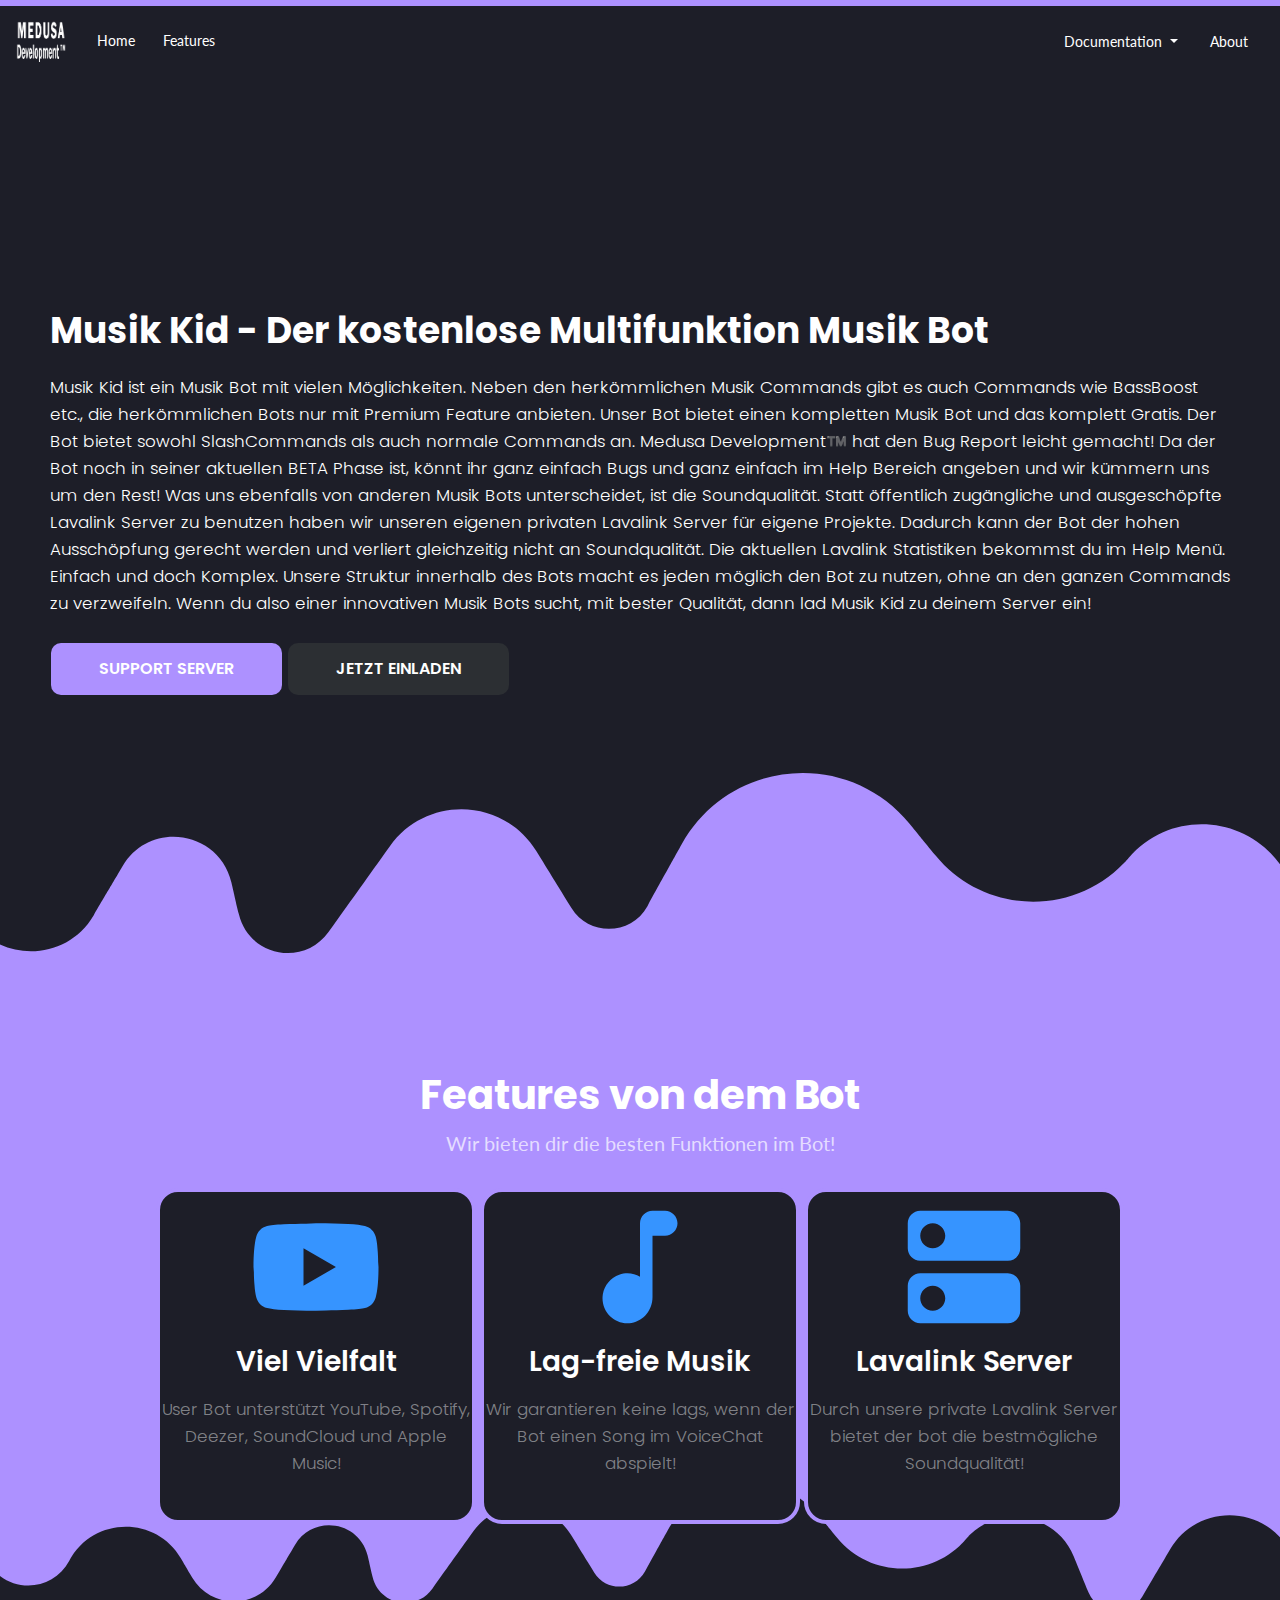
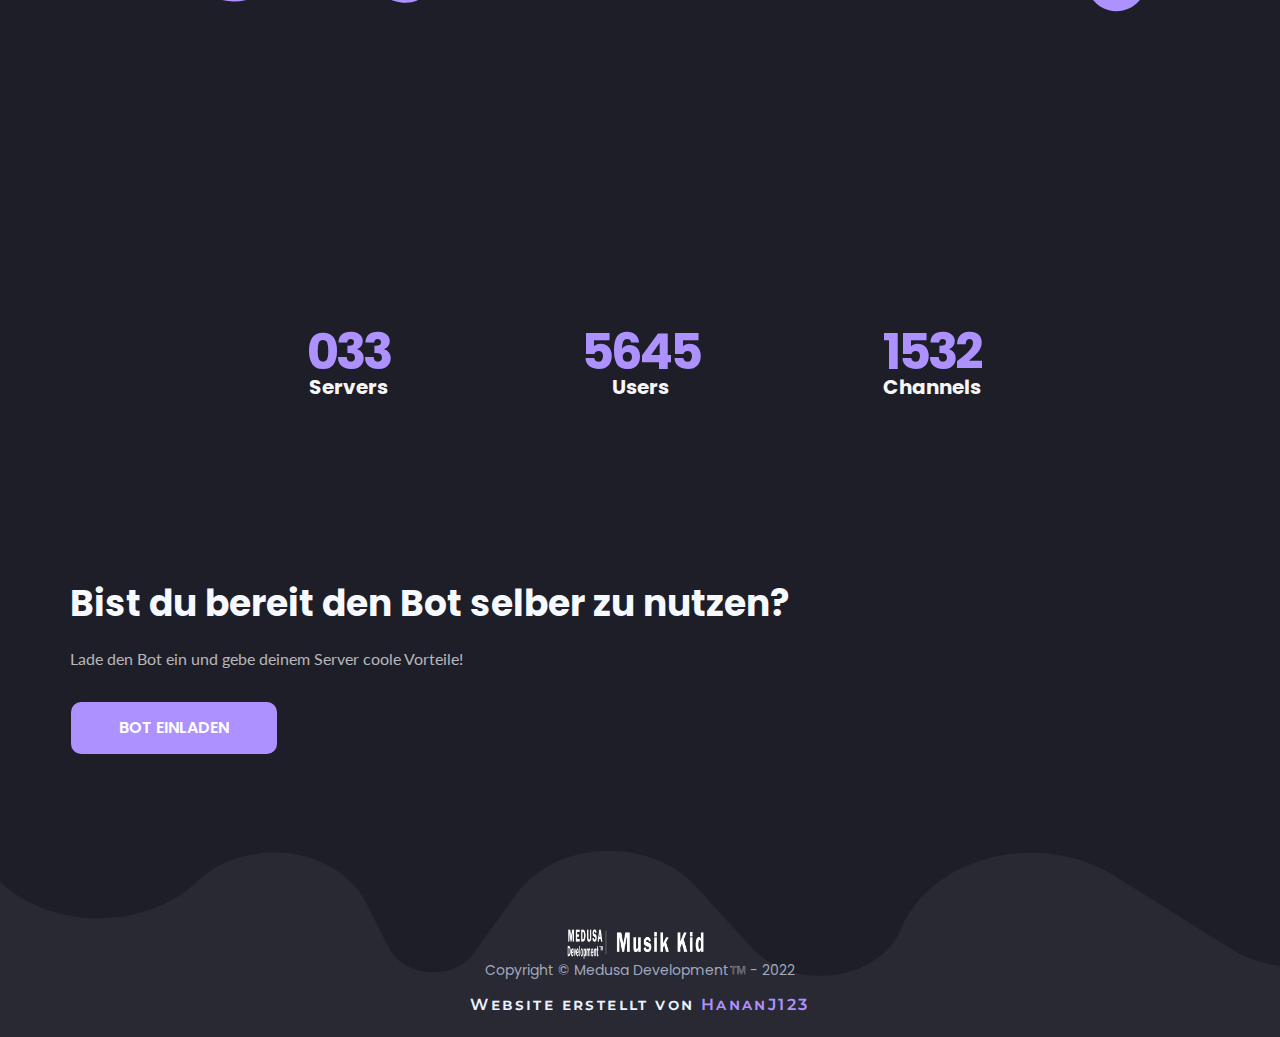
<file: index.html>
<!DOCTYPE html>
<html lang="en">
<head>
    <meta charset="UTF-8">
    <meta name="viewport" content="width=device-width, initial-scale=1, shrink-to-fit=no">
    <link rel="stylesheet" href="css/bootstrap.min.css">
    <link rel="stylesheet" href="css/main.css">
    <link rel="stylesheet" href="css/now-ui-kit.css">
    <link href="https://fonts.googleapis.com/css?family=Poppins:300,400,600,700,800,900&display=swap" rel="stylesheet">
    <link href="https://fonts.googleapis.com/css?family=Montserrat:400,600,700,800,900&display=swap" rel="stylesheet">
    <link href="https://fonts.googleapis.com/css?family=Lato:300,400,600,700,800,900&display=swap" rel="stylesheet">
    <title>Home - Musik Kid</title>
</head>
<body>
<nav class="navbar navbar-expand-lg bg-transparent">
    <button class="navbar-toggler" type="button" data-toggle="collapse" data-target="#navbarSupportedContent" aria-controls="navbarSupportedContent" aria-expanded="false" aria-label="Toggle navigation">
        <img src="assets/menuIcon.svg" width="20px" height="20px" style="max-width: none !important;">
    </button>
    <img src="assets/Medusa_Development.png" width="50" height="50">
    <div class="collapse navbar-collapse" id="navbarSupportedContent" style="margin-left: 20px !important">
        <ul class="navbar-nav mr-auto">
            <li class="nav-item active">
                <a class="nav-link" href="#start_link">Home <span class="sr-only">(current)</span></a>
            </li>
            <li class="nav-item">
                <a class="nav-link" href="#hero">Features</a>
            </li>
        </ul>
        <div class="nav-item dropdown">
            <a class="nav-link dropdown-toggle" href="#" id="navbarDropdown" role="button" data-toggle="dropdown" aria-haspopup="true" aria-expanded="false">
                Documentation
            </a>
            <div class="dropdown-menu" aria-labelledby="navbarDropdown">
                <a class="dropdown-item" href="commands.html">Commands</a>
                <a class="dropdown-item" href="development.html">Development</a>
                <a class="dropdown-item" href="faq.html">FAQ</a>
            </div>
        </div>
        <div class="nav-item">
            <a class="nav-link" href="about.html">About</a>
      
</nav>
<div class="heading">
    <h1 class="display-5 title">Musik Kid - Der kostenlose Multifunktion Musik Bot</h1>
    <p class="city">Musik Kid ist ein Musik Bot mit vielen Möglichkeiten. Neben den herkömmlichen Musik Commands gibt es auch Commands wie BassBoost etc., die herkömmlichen Bots nur mit Premium Feature anbieten. Unser Bot bietet einen kompletten Musik Bot und das komplett Gratis. Der Bot bietet sowohl SlashCommands als auch normale Commands an. Medusa Development™️ hat den Bug Report leicht gemacht! Da der Bot noch in seiner aktuellen BETA Phase ist, könnt ihr ganz einfach Bugs und ganz einfach im Help Bereich angeben und wir kümmern uns um den Rest! Was uns ebenfalls von anderen Musik Bots unterscheidet, ist die Soundqualität. Statt öffentlich zugängliche und ausgeschöpfte Lavalink Server zu benutzen haben wir unseren eigenen privaten Lavalink Server für eigene Projekte. Dadurch kann der Bot der hohen Ausschöpfung gerecht werden und verliert gleichzeitig nicht an Soundqualität. Die aktuellen Lavalink Statistiken bekommst du im Help Menü.
        Einfach und doch Komplex. Unsere Struktur innerhalb des Bots macht es jeden möglich den Bot zu nutzen, ohne an den ganzen Commands zu verzweifeln.
        Wenn du also einer innovativen Musik Bots sucht, mit bester Qualität, dann lad Musik Kid zu deinem Server ein!</p>
    <a class="btn btn-primary btn-lg" href="https://discord.gg/3n8p8GFhyT" target="_blank" role="button">Support Server</a>
    <a class="btn btn-secondary btn-lg" href="https://discord.com/api/oauth2/authorize?client_id=999421691019145438&permissions=414568545345&redirect_uri=https%3A%2F%2Fdiscord.com%2Foauth2%2Fauthorize%3Fclient_id%3D999421691019145438%26scope%3Dbot%26permissions%3D277083450689&response_type=code&scope=identify%20guilds%20applications.commands%20bot" target="_blank" role="button">Jetzt einladen</a>
    <br /><br /><br /><br /><br /><br />
</div>


<section id="hero">
<div class="features">
    <div class="title">Features von dem Bot</div>
    <div class="subtitle">Wir bieten dir die besten Funktionen im Bot!</div>
    <div class="cards">

        <div class="card" style="width: 20rem; height: 21rem;" >
            <div class="card-bodys">
            <svg aria-hidden="true" class="MuiSvgIcon-root MuiSvgIcon-fontSizeMedium css-vubbuv"
            data-testid="YouTubeIcon" focusable="false" style="font-size:150px;color:#3694FF" 
            viewBox="0 0 24 24">
           <path d="M10 15l5.19-3L10 9v6m11.56-7.83c.13.47.22 1.1.28 1.9.07.8.1 1.49.1 2.09L22 12c0 2.19-.16 3.8-.44 4.83-.25.9-.83 1.48-1.73 1.73-.47.13-1.33.22-2.65.28-1.3.07-2.49.1-3.59.1L12 19c-4.19 0-6.8-.16-7.83-.44-.9-.25-1.48-.83-1.73-1.73-.13-.47-.22-1.1-.28-1.9-.07-.8-.1-1.49-.1-2.09L2 12c0-2.19.16-3.8.44-4.83.25-.9.83-1.48 1.73-1.73.47-.13 1.33-.22 2.65-.28 1.3-.07 2.49-.1 3.59-.1L12 5c4.19 0 6.8.16 7.83.44.9.25 1.48.83 1.73 1.73z"></path>
       </svg>

       <style data-emotion="css vubbuv">.css-vubbuv {
        -webkit-user-select: none;
        -moz-user-select: none;
        -ms-user-select: none;
        user-select: none;
        width: 1em;
        height: 1em;
        display: inline-block;
        fill: currentColor;
        -webkit-flex-shrink: 0;
        -ms-flex-negative: 0;
        flex-shrink: 0;
        -webkit-transition: fill 200ms cubic-bezier(0.4, 0, 0.2, 1) 0ms;
        transition: fill 200ms cubic-bezier(0.4, 0, 0.2, 1) 0ms;
        font-size: 1.5rem;
    }</style> 
   
            <h5 align="center"  class="card-titles">Viel Vielfalt</h5>
            <p class="card-text">User Bot unterstützt YouTube, Spotify, Deezer, SoundCloud und Apple Music!</p>
            </div>
        </div>


        <div class="card" style="width: 20rem; height: 21rem;" >
        <div class="card-bodys">
            <svg aria-hidden="true" class="MuiSvgIcon-root MuiSvgIcon-fontSizeMedium css-vubbuv"
            data-testid="AudiotrackRoundedIcon" focusable="false" style="font-size:150px;color:#3694FF"
            viewBox="0 0 24 24">
           <path d="M12 5v8.55c-.94-.54-2.1-.75-3.33-.32-1.34.48-2.37 1.67-2.61 3.07-.46 2.74 1.86 5.08 4.59 4.65 1.96-.31 3.35-2.11 3.35-4.1V7h2c1.1 0 2-.9 2-2s-.9-2-2-2h-2c-1.1 0-2 .9-2 2z"></path>
       </svg>
    </div>
   <div class="nextui-c-BDLTQ nextui-c-jMTBsW nextui-c-PJLV nextui-c-BDLTQ-jyIjWj-variant-shadow nextui-c-BDLTQ-fmlsco-borderWeight-light nextui-c-BDLTQ-cuwTXc-disableAnimation-false nextui-c-PJLV-gulvcB-isFocusVisible-false nextui-c-BDLTQ-ifKFMPg-css" role="section"
        tabindex="-1">
       <style data-emotion="css vubbuv">.css-vubbuv {
           -webkit-user-select: none;
           -moz-user-select: none;
           -ms-user-select: none;
           user-select: none;
           width: 1em;
           height: 1em;
           display: inline-block;
           fill: currentColor;
           -webkit-flex-shrink: 0;
           -ms-flex-negative: 0;
           flex-shrink: 0;
           -webkit-transition: fill 200ms cubic-bezier(0.4, 0, 0.2, 1) 0ms;
           transition: fill 200ms cubic-bezier(0.4, 0, 0.2, 1) 0ms;
           font-size: 1.5rem;
       }</style>

        <h5 align="center"  class="card-titles">Lag-freie Musik</h5>
        <p class="card-text">Wir garantieren keine lags, wenn der Bot einen Song im VoiceChat abspielt!</p>
        </div>
    </div>
      
    <div class="card" style="width: 20rem; height: 21rem;" >
        <div class="card-bodys">
            <svg aria-hidden="true" class="MuiSvgIcon-root MuiSvgIcon-fontSizeMedium css-vubbuv"
            data-testid="AudiotrackRoundedIcon" focusable="false" style="font-size:150px;color:#3694FF"
            viewBox="0 0 24 24">
            <path d="M19 13H5c-1.1 0-2 .9-2 2v4c0 1.1.9 2 2 2h14c1.1 0 2-.9 2-2v-4c0-1.1-.9-2-2-2zM7 19c-1.1 0-2-.9-2-2s.9-2 2-2 2 .9 2 2-.9 2-2 2zM19 3H5c-1.1 0-2 .9-2 2v4c0 1.1.9 2 2 2h14c1.1 0 2-.9 2-2V5c0-1.1-.9-2-2-2zM7 9c-1.1 0-2-.9-2-2s.9-2 2-2 2 .9 2 2-.9 2-2 2z"/>       </svg>
    </div>
   <div class="nextui-c-BDLTQ nextui-c-jMTBsW nextui-c-PJLV nextui-c-BDLTQ-jyIjWj-variant-shadow nextui-c-BDLTQ-fmlsco-borderWeight-light nextui-c-BDLTQ-cuwTXc-disableAnimation-false nextui-c-PJLV-gulvcB-isFocusVisible-false nextui-c-BDLTQ-ifKFMPg-css" role="section"
        tabindex="-1">
       <style data-emotion="css vubbuv">.css-vubbuv {
           -webkit-user-select: none;
           -moz-user-select: none;
           -ms-user-select: none;
           user-select: none;
           width: 1em;
           height: 1em;
           display: inline-block;
           fill: currentColor;
           -webkit-flex-shrink: 0;
           -ms-flex-negative: 0;
           flex-shrink: 0;
           -webkit-transition: fill 200ms cubic-bezier(0.4, 0, 0.2, 1) 0ms;
           transition: fill 200ms cubic-bezier(0.4, 0, 0.2, 1) 0ms;
           font-size: 1.5rem;
       }</style>
        <h5 align="center"  class="card-titles">Lavalink Server</h5>
        <p class="card-text">Durch unsere private Lavalink Server bietet der bot die bestmögliche Soundqualität!</p>
        </div>
     </div>
   </div>
</div>




<div class="statistics">
    <div class="cards">
        <div class="card statistic" style="width: 18rem;">
            <div class="card-body">
                <p class="card-title" style="font-size: 50px !important;line-height: 15px !important;letter-spacing: -0.06em !important;font-weight: bold !important;">033</h1>
                <p style="font-weight: bold !important;font-size: 20px !important;">Servers</p>
            </div>
        </div>
        <div class="card statistic" style="width: 18rem;">
            <div class="card-body">
                <p class="card-title" style="font-size: 50px !important;line-height: 15px !important;letter-spacing: -0.06em !important;font-weight: bold !important;">5645</h1>
                <p style="font-weight: bold !important;font-size: 20px !important;">Users</p>
            </div>
        </div>
        <div class="card statistic" style="width: 18rem;">
            <div class="card-body">
                <p class="card-title" style="font-size: 50px !important;line-height: 15px !important;letter-spacing: -0.06em !important;font-weight: bold !important;">1532</h1>
                <p style="font-weight: bold !important;font-size: 20px !important;">Channels</p>
            </div>
        </div>
    </div>
</div>
<div class="page_end">
    <div class="start">
        <div class="card">
            <div class="card-body gs-card">
                <div class="title">Bist du bereit den Bot selber zu nutzen?</div>
                <div class="subtitle">Lade den Bot ein und gebe deinem Server coole Vorteile!</div>
                <br />
                <a class="btn btn-primary btn-lg" href="https://discord.com/api/oauth2/authorize?client_id=999421691019145438&permissions=414568545345&redirect_uri=https%3A%2F%2Fdiscord.com%2Foauth2%2Fauthorize%3Fclient_id%3D999421691019145438%26scope%3Dbot%26permissions%3D277083450689&response_type=code&scope=identify%20guilds%20applications.commands%20bot" role="button">Bot einladen</a>
            </div><br />
        </div>
    </div>
    <div class="footer">
        <div class="bot-footer">
            <img src="assets/Musik_Kid.png" width="150"><br />
            Copyright © Medusa Development™️  - 2022
        </div><br/>
        <div class="nouridio">Website erstellt von <a href="https://hananj123.tech/">HananJ123</a></div>
    </di
</div>
<script src="https://code.jquery.com/jquery-3.3.1.slim.min.js" integrity="sha384-q8i/X+965DzO0rT7abK41JStQIAqVgRVzpbzo5smXKp4YfRvH+8abtTE1Pi6jizo" crossorigin="anonymous"></script>
<script src="https://cdnjs.cloudflare.com/ajax/libs/popper.js/1.14.7/umd/popper.min.js" integrity="sha384-UO2eT0CpHqdSJQ6hJty5KVphtPhzWj9WO1clHTMGa3JDZwrnQq4sF86dIHNDz0W1" crossorigin="anonymous"></script>
<script src="https://stackpath.bootstrapcdn.com/bootstrap/4.3.1/js/bootstrap.min.js" integrity="sha384-JjSmVgyd0p3pXB1rRibZUAYoIIy6OrQ6VrjIEaFf/nJGzIxFDsf4x0xIM+B07jRM" crossorigin="anonymous"></script>
<script src="js/now-ui-kit.min.js"></script>
</body>
</html>
</file>
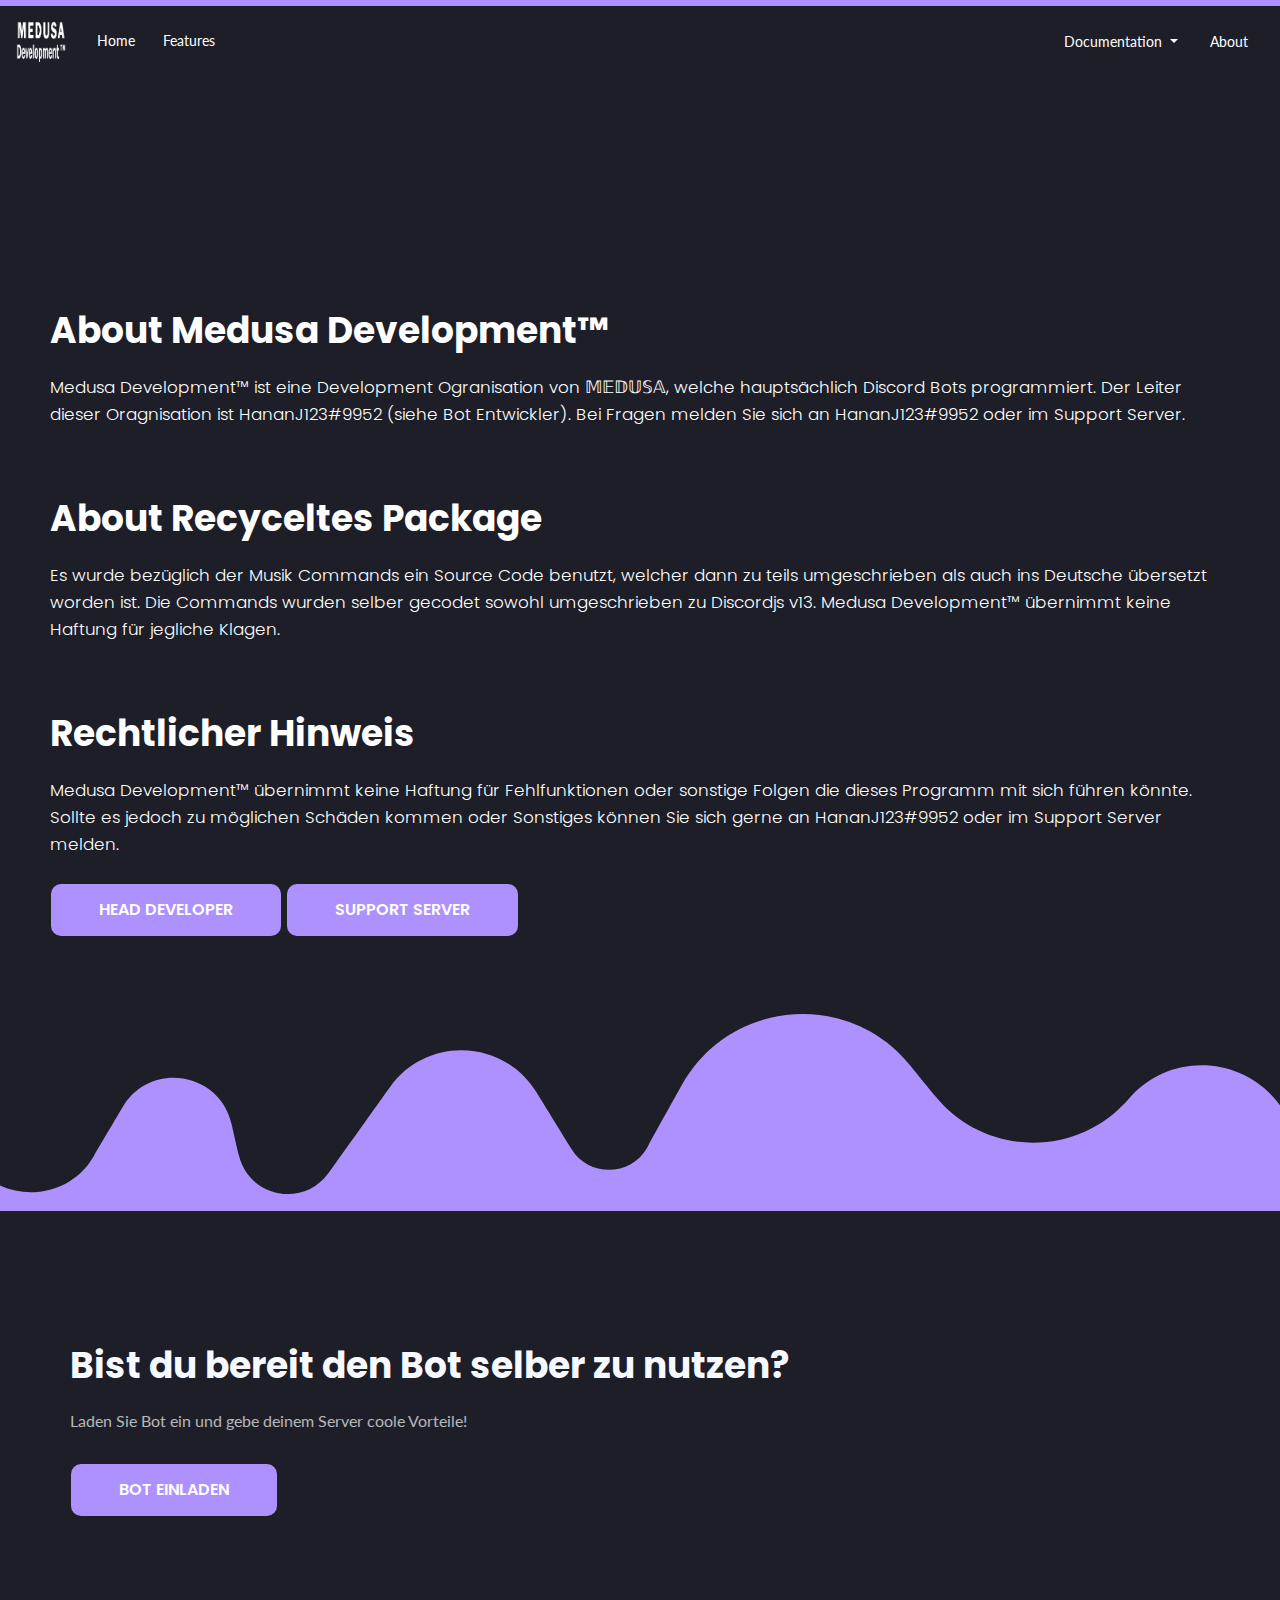
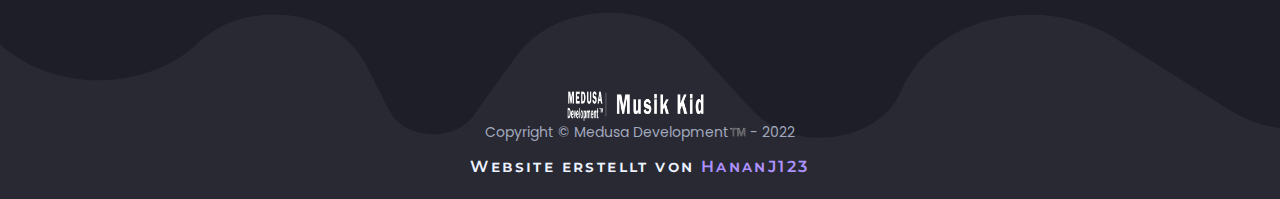
<file: about.html>
<!DOCTYPE html>
<html lang="en">
<head>
    <meta charset="UTF-8">
    <meta name="viewport" content="width=device-width, initial-scale=1, shrink-to-fit=no">
    <link rel="stylesheet" href="css/bootstrap.min.css">
    <link rel="stylesheet" href="css/main.css">
    <link rel="stylesheet" href="css/now-ui-kit.css">
    <link href="https://fonts.googleapis.com/css?family=Poppins:300,400,600,700,800,900&display=swap" rel="stylesheet">
    <link href="https://fonts.googleapis.com/css?family=Montserrat:400,600,700,800,900&display=swap" rel="stylesheet">
    <link href="https://fonts.googleapis.com/css?family=Lato:300,400,600,700,800,900&display=swap" rel="stylesheet">
    <title>About - Musik Kid</title>
</head>
<body>
<nav class="navbar navbar-expand-lg bg-transparent">
    <button class="navbar-toggler" type="button" data-toggle="collapse" data-target="#navbarSupportedContent" aria-controls="navbarSupportedContent" aria-expanded="false" aria-label="Toggle navigation">
        <img src="assets/menuIcon.svg" width="20px" height="20px" style="max-width: none !important;">
    </button>
    <img src="assets/Medusa_Development.png" width="50" height="50">
    <div class="collapse navbar-collapse" id="navbarSupportedContent" style="margin-left: 20px !important">
        <ul class="navbar-nav mr-auto">
            <li class="nav-item active">
                <a class="nav-link" href="index.html">Home <span class="sr-only">(current)</span></a>
            </li>
            <li class="nav-item">
                <a class="nav-link" href="index.html#hero">Features</a>
            </li>
        </ul>
        <div class="nav-item dropdown">
            <a class="nav-link dropdown-toggle" href="#" id="navbarDropdown" role="button" data-toggle="dropdown" aria-haspopup="true" aria-expanded="false">
                Documentation
            </a>
            <div class="dropdown-menu" aria-labelledby="navbarDropdown">
                <a class="dropdown-item" href="commands.html">Commands</a>
                <a class="dropdown-item" href="development.html">Development</a>
                <a class="dropdown-item" href="faq.html">FAQ</a>
            </div>
        </div>
        <div class="nav-item">
            <a class="nav-link" href="#">About</a>
</nav>

<div class="heading">
    <h1 class="display-5 title">About Medusa Development™</h1>
    <p class="city">Medusa Development™ ist eine Development Ogranisation von 𝕄𝔼𝔻𝕌𝕊𝔸, welche hauptsächlich Discord Bots programmiert. Der Leiter dieser Oragnisation ist HananJ123#9952 (siehe Bot Entwickler). Bei Fragen melden Sie sich an HananJ123#9952 oder im Support Server.</p>
    <h1 class="display-5 title">About Recyceltes Package</h1>
    <p class="city">Es wurde bezüglich der Musik Commands ein Source Code benutzt, welcher dann zu teils umgeschrieben als auch ins Deutsche übersetzt worden ist. Die Commands wurden selber gecodet sowohl umgeschrieben zu Discordjs v13. Medusa Development™ übernimmt keine Haftung für jegliche Klagen.</p>
    <h1 class="display-5 title">Rechtlicher Hinweis</h1>
    <p class="city">Medusa Development™ übernimmt keine Haftung für Fehlfunktionen oder sonstige Folgen die dieses Programm mit sich führen könnte. Sollte es jedoch zu möglichen Schäden kommen oder Sonstiges können Sie sich gerne an HananJ123#9952 oder im Support Server melden.</p>
    <a class="btn btn-primary btn-lg" href="https://hananj123.tech/" target="_blank" role="button">Head Developer</a>
    <a class="btn btn-primary btn-lg" href="https://discord.gg/3n8p8GFhyT" target="_blank" role="button">Support Server</a>
    <br /><br /><br /><br /><br /><br />
</div>




<div class="page_end">
    <div class="start">
        <div class="card">
            <div class="card-body gs-card">
                <div class="title">Bist du bereit den Bot selber zu nutzen?</div>
                <div class="subtitle">Laden Sie Bot ein und gebe deinem Server coole Vorteile!</div>
                <br />
                <a class="btn btn-primary btn-lg" href="https://discord.com/api/oauth2/authorize?client_id=999421691019145438&permissions=414568545345&redirect_uri=https%3A%2F%2Fdiscord.com%2Foauth2%2Fauthorize%3Fclient_id%3D999421691019145438%26scope%3Dbot%26permissions%3D277083450689&response_type=code&scope=identify%20guilds%20applications.commands%20bot" role="button">Bot einladen</a>
            </div><br />
        </div>
    </div>
    <div class="footer">
        <div class="bot-footer">
            <img src="assets/Musik_Kid.png" width="150"><br />
            Copyright © Medusa Development™️  - 2022
        </div><br/>
        <div class="nouridio">Website erstellt von <a href="https://hananj123.tech/">HananJ123</a></div>
    </di
</div>
<script src="https://code.jquery.com/jquery-3.3.1.slim.min.js" integrity="sha384-q8i/X+965DzO0rT7abK41JStQIAqVgRVzpbzo5smXKp4YfRvH+8abtTE1Pi6jizo" crossorigin="anonymous"></script>
<script src="https://cdnjs.cloudflare.com/ajax/libs/popper.js/1.14.7/umd/popper.min.js" integrity="sha384-UO2eT0CpHqdSJQ6hJty5KVphtPhzWj9WO1clHTMGa3JDZwrnQq4sF86dIHNDz0W1" crossorigin="anonymous"></script>
<script src="https://stackpath.bootstrapcdn.com/bootstrap/4.3.1/js/bootstrap.min.js" integrity="sha384-JjSmVgyd0p3pXB1rRibZUAYoIIy6OrQ6VrjIEaFf/nJGzIxFDsf4x0xIM+B07jRM" crossorigin="anonymous"></script>
<script src="js/now-ui-kit.min.js"></script>
</body>
</html>
</file>
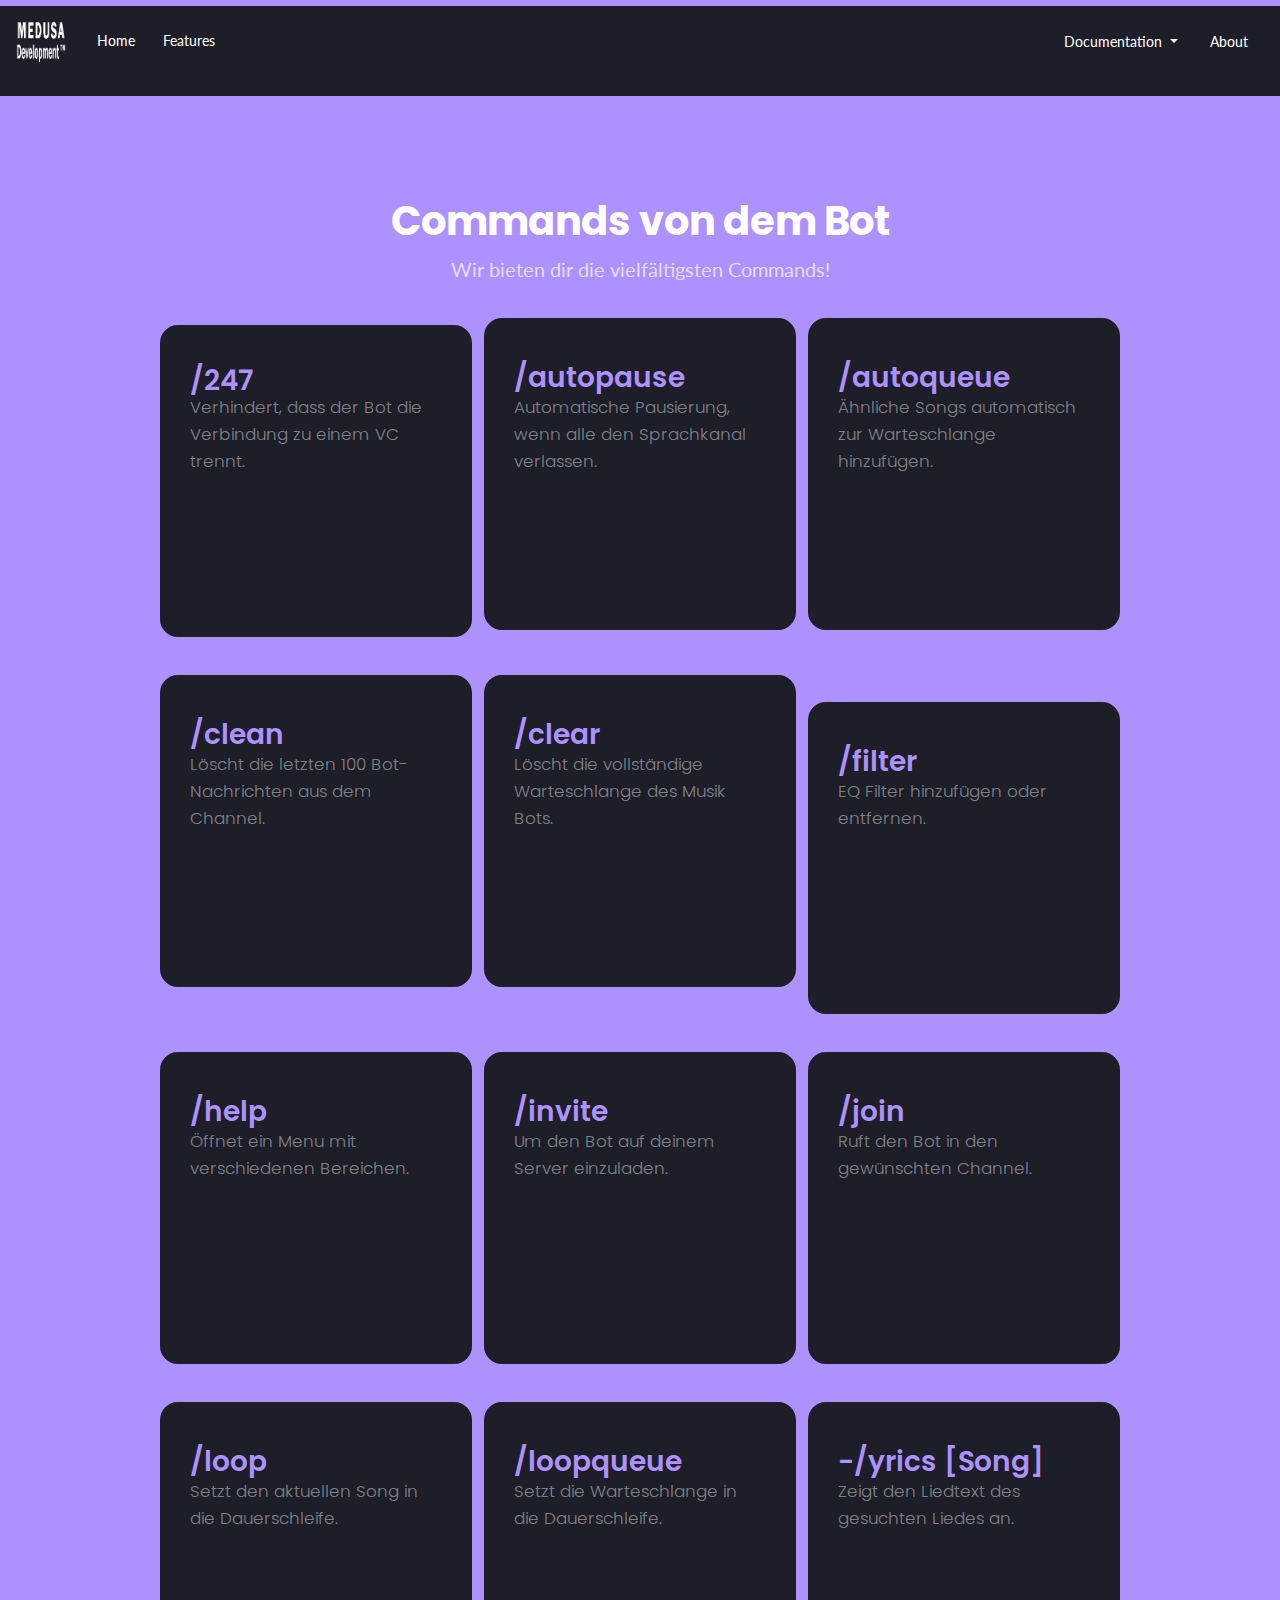
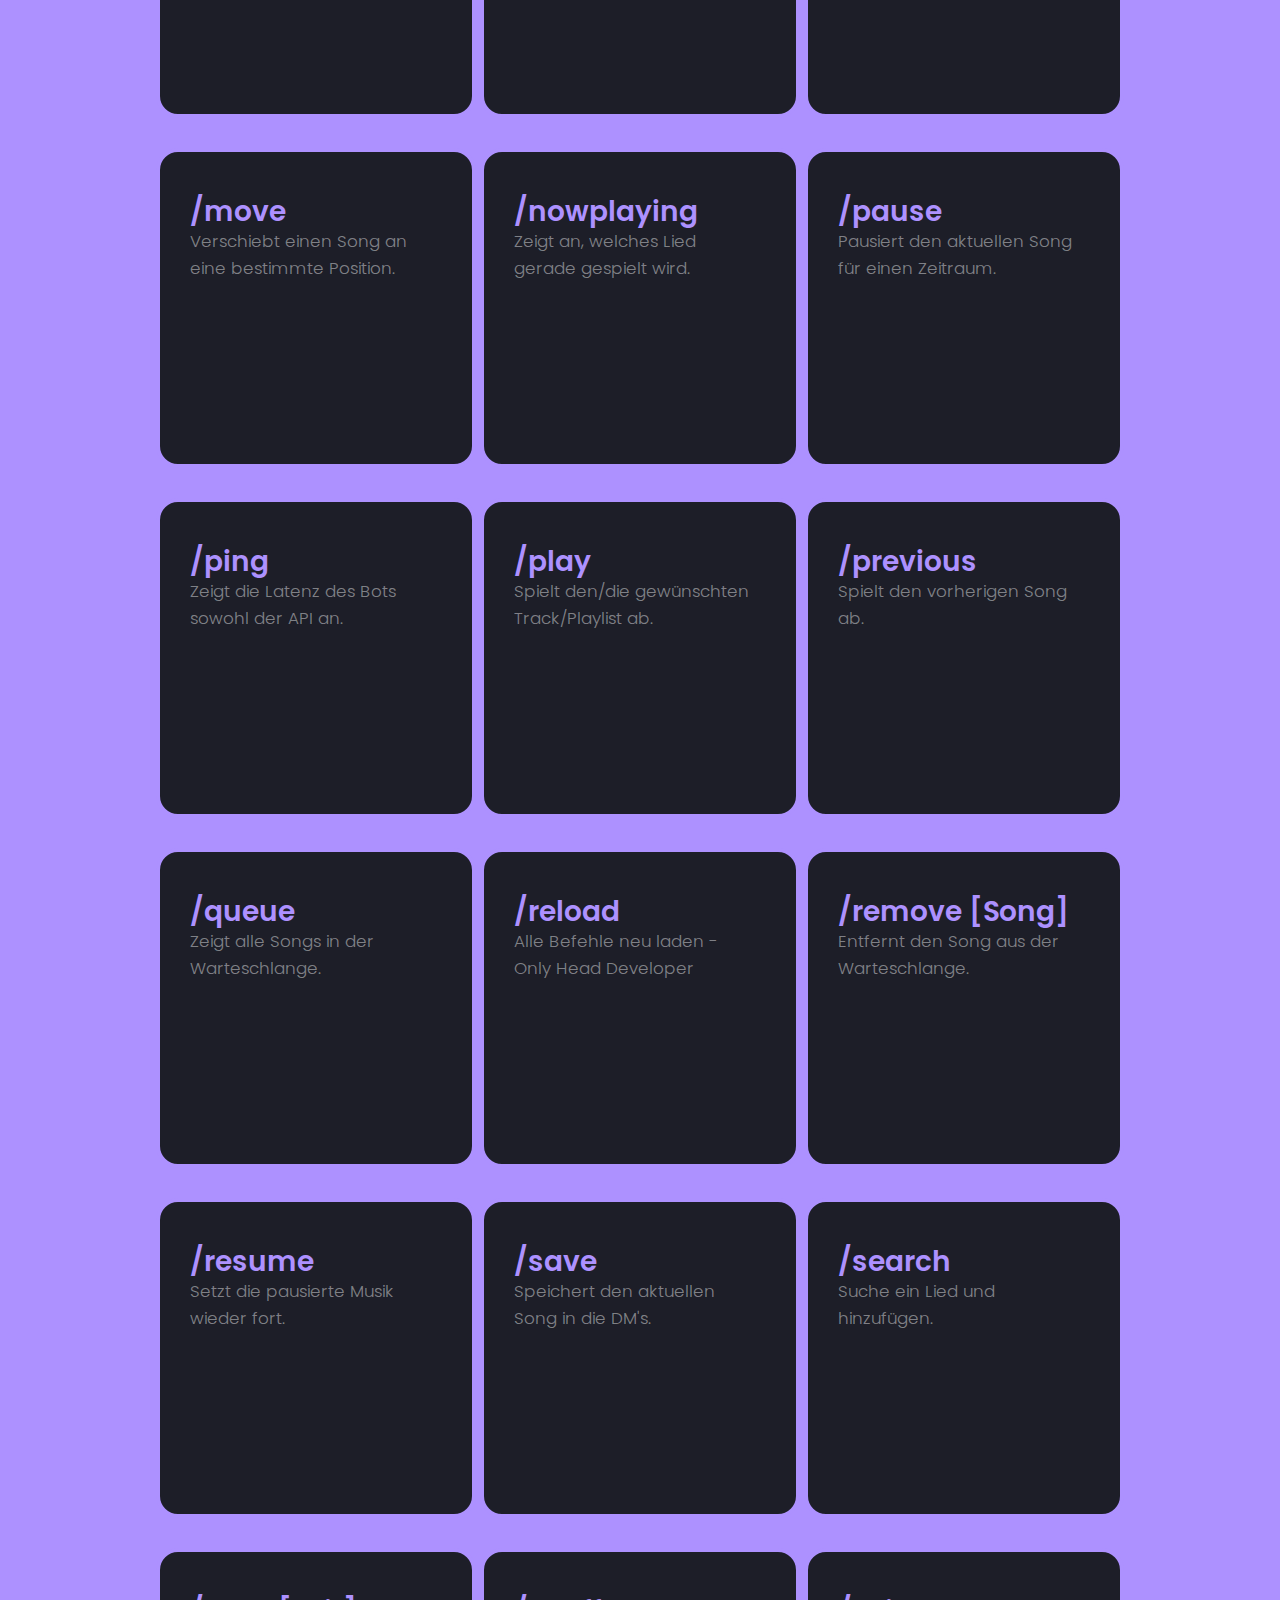
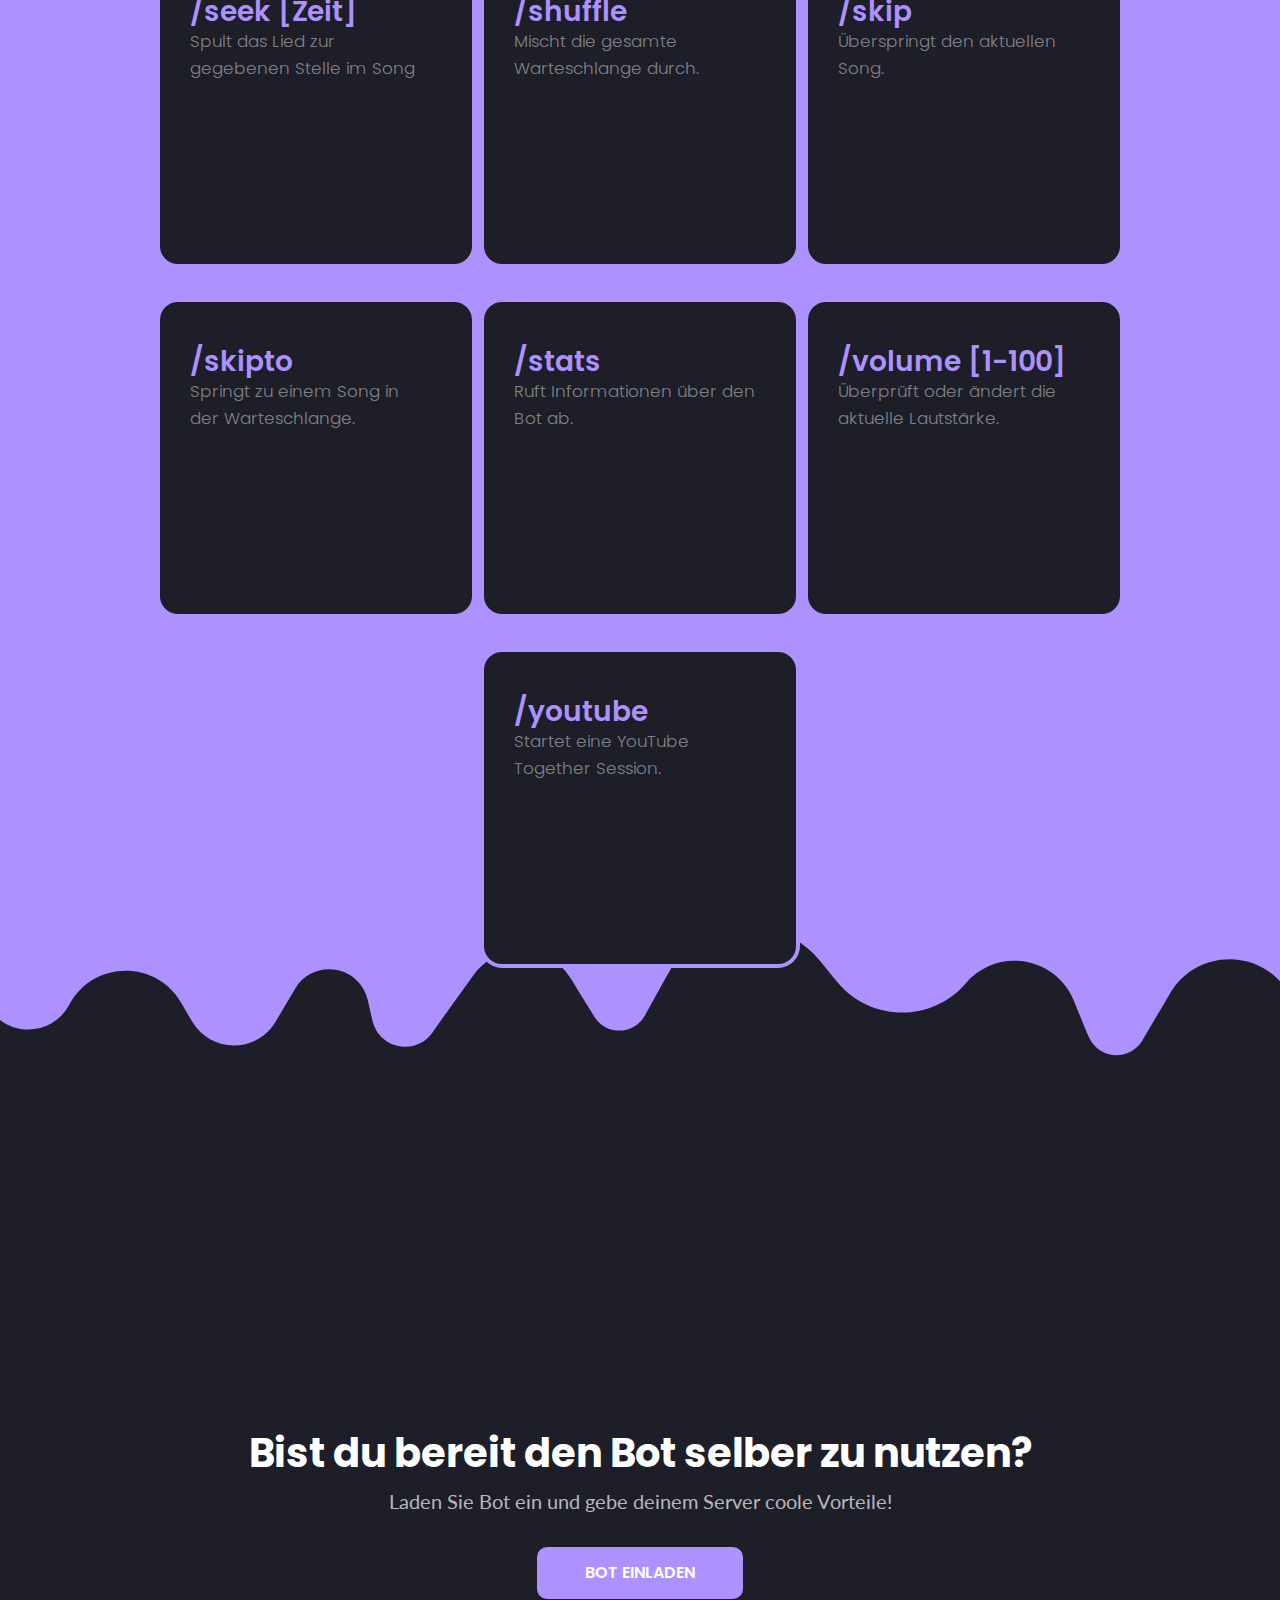
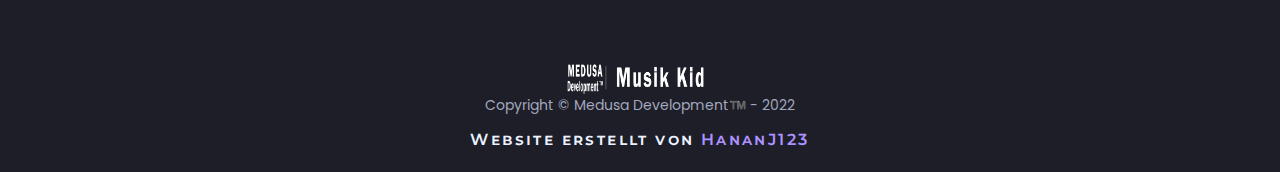
<file: commands.html>
<!DOCTYPE html>
<html lang="en">
<head>
    <meta charset="UTF-8">
    <meta name="viewport" content="width=device-width, initial-scale=1, shrink-to-fit=no">
    <link rel="stylesheet" href="css/bootstrap.min.css">
    <link rel="stylesheet" href="css/main.css">
    <link rel="stylesheet" href="css/now-ui-kit.css">
    <link href="https://fonts.googleapis.com/css?family=Poppins:300,400,600,700,800,900&display=swap" rel="stylesheet">
    <link href="https://fonts.googleapis.com/css?family=Montserrat:400,600,700,800,900&display=swap" rel="stylesheet">
    <link href="https://fonts.googleapis.com/css?family=Lato:300,400,600,700,800,900&display=swap" rel="stylesheet">
    <title>Commands - Musik Kid</title>
</head>
<body>
<nav class="navbar navbar-expand-lg bg-transparent">
    <button class="navbar-toggler" type="button" data-toggle="collapse" data-target="#navbarSupportedContent" aria-controls="navbarSupportedContent" aria-expanded="false" aria-label="Toggle navigation">
        <img src="assets/menuIcon.svg" width="20px" height="20px" style="max-width: none !important;">
    </button>
    <img src="assets/Medusa_Development.png" width="50" height="50">
    <div class="collapse navbar-collapse" id="navbarSupportedContent" style="margin-left: 20px !important">
        <ul class="navbar-nav mr-auto">
            <li class="nav-item active">
                <a class="nav-link" href="index.html">Home <span class="sr-only">(current)</span></a>
            </li>
            <li class="nav-item">
                <a class="nav-link" href="index.html#hero">Features</a>
            </li>
        </ul>
        <div class="nav-item dropdown">
            <a class="nav-link dropdown-toggle" href="#" id="navbarDropdown" role="button" data-toggle="dropdown" aria-haspopup="true" aria-expanded="false">
                Documentation
            </a>
            <div class="dropdown-menu" aria-labelledby="navbarDropdown">
                <a class="dropdown-item" href="commands.html">Commands</a>
                <a class="dropdown-item" href="development.html">Development</a>
                <a class="dropdown-item" href="faq.html">FAQ</a>
            </div>
        </div>
        <div class="nav-item">
            <a class="nav-link" href="about.html">About</a>
        </div>
    </div>
</nav>



<section id="hero">
<div class="features">
    <div class="title">Commands von dem Bot</div>
    <div class="subtitle">Wir bieten dir die vielfältigsten Commands!</div>
    <div class="cards">
        <div class="card" style="width: 20rem; height: 20rem;">
        <div class="card-body">
            <h1 class="card-title">/247</h1>
            <p class="card-text">Verhindert, dass der Bot die Verbindung zu einem VC trennt.</p>
        </div>
    </div>
        <div class="card" style="width: 20rem; height: 20rem;">
            <div class="card-body">
                <h5 class="card-title">/autopause</h5>
                <p class="card-text">Automatische Pausierung, wenn alle den Sprachkanal verlassen.</p>
            </div>
        </div>
        <div class="card" style="width: 20rem; height: 20rem;">
            <div class="card-body">
                <h5 class="card-title">/autoqueue</h5>
                <p class="card-text">Ähnliche Songs automatisch zur Warteschlange hinzufügen.</p>
            </div>
        </div>
        <div class="card" style="width: 20rem; height: 20rem;">
            <div class="card-body">
                <h5 class="card-title">/clean</h5>
                <p class="card-text">Löscht die letzten 100 Bot-Nachrichten aus dem Channel.</p>
            </div>
        </div>
        <div class="card" style="width: 20rem; height: 20rem;">
            <div class="card-body">
                <h5 class="card-title">/clear</h5>
                <p class="card-text">Löscht die vollständige Warteschlange des Musik Bots.</p>
            </div>
        </div>
        <div class="card" style="width: 20rem; height: 20rem;">
            <div class="card-body">
                <h5 class="card-title">/filter</h5>
                <p class="card-text">EQ Filter hinzufügen oder entfernen.</p>
            </div>
        </div>
        <div class="card" style="width: 20rem; height: 20rem;">
            <div class="card-body">
                <h5 class="card-title">/help</h5>
                <p class="card-text">Öffnet ein Menu mit verschiedenen Bereichen.</p>
            </div>
        </div>
        <div class="card" style="width: 20rem; height: 20rem;">
            <div class="card-body">
                <h5 class="card-title">/invite</h5>
                <p class="card-text">Um den Bot auf deinem Server einzuladen.</p>
            </div>
        </div>
        <div class="card" style="width: 20rem; height: 20rem;">
            <div class="card-body">
                <h5 class="card-title">/join</h5>
                <p class="card-text">Ruft den Bot in den gewünschten Channel.</p>
            </div>
        </div>
        <div class="card" style="width: 20rem; height: 20rem;">
            <div class="card-body">
                <h5 class="card-title">/loop</h5>
                <p class="card-text">Setzt den aktuellen Song in die Dauerschleife.</p>
            </div>
        </div>
        <div class="card" style="width: 20rem; height: 20rem;">
            <div class="card-body">
                <h5 class="card-title">/loopqueue</h5>
                <p class="card-text">Setzt die Warteschlange in die Dauerschleife.</p>
            </div>
        </div>
        <div class="card" style="width: 20rem; height: 20rem;">
            <div class="card-body">
                <h5 class="card-title">-/yrics [Song]</h5>
                <p class="card-text">Zeigt den Liedtext des gesuchten Liedes an.</p>
            </div>
        </div>
        <div class="card" style="width: 20rem; height: 20rem;">
            <div class="card-body">
                <h5 class="card-title">/move</h5>
                <p class="card-text">Verschiebt einen Song an eine bestimmte Position.</p>
            </div>
        </div>
        <div class="card" style="width: 20rem; height: 20rem;">
            <div class="card-body">
                <h5 class="card-title">/nowplaying</h5>
                <p class="card-text">Zeigt an, welches Lied gerade gespielt wird.</p>
            </div>
        </div>
        <div class="card" style="width: 20rem; height: 20rem;">
            <div class="card-body">
                <h5 class="card-title">/pause</h5>
                <p class="card-text">Pausiert den aktuellen Song für einen Zeitraum.</p>
            </div>
        </div>
        <div class="card" style="width: 20rem; height: 20rem;">
            <div class="card-body">
                <h5 class="card-title">/ping</h5>
                <p class="card-text">Zeigt die Latenz des Bots sowohl der API an.</p>
            </div>
        </div>
        <div class="card" style="width: 20rem; height: 20rem;">
            <div class="card-body">
                <h5 class="card-title">/play</h5>
                <p class="card-text">Spielt den/die gewünschten Track/Playlist ab.</p>
            </div>
        </div>
        <div class="card" style="width: 20rem; height: 20rem;">
            <div class="card-body">
                <h5 class="card-title">/previous</h5>
                <p class="card-text">Spielt den vorherigen Song ab.</p>
            </div>
        </div>
        <div class="card" style="width: 20rem; height: 20rem;">
            <div class="card-body">
                <h5 class="card-title">/queue</h5>
                <p class="card-text">Zeigt alle Songs in der Warteschlange.</p>
            </div>
        </div>
        <div class="card" style="width: 20rem; height: 20rem;">
            <div class="card-body">
                <h5 class="card-title">/reload</h5>
                <p class="card-text">Alle Befehle neu laden - Only Head Developer</p>
            </div>
        </div>
        <div class="card" style="width: 20rem; height: 20rem;">
            <div class="card-body">
                <h5 class="card-title">/remove [Song]</h5>
                <p class="card-text">Entfernt den Song aus der Warteschlange.</p>
            </div>
        </div>
        <div class="card" style="width: 20rem; height: 20rem;">
            <div class="card-body">
                <h5 class="card-title">/resume</h5>
                <p class="card-text">Setzt die pausierte Musik wieder fort.</p>
            </div>
        </div>
        <div class="card" style="width: 20rem; height: 20rem;">
            <div class="card-body">
                <h5 class="card-title">/save</h5>
                <p class="card-text">Speichert den aktuellen Song in die DM's.</p>
            </div>
        </div>
        <div class="card" style="width: 20rem; height: 20rem;">
            <div class="card-body">
                <h5 class="card-title">/search</h5>
                <p class="card-text">Suche ein Lied und hinzufügen.</p>
            </div>
        </div>
        <div class="card" style="width: 20rem; height: 20rem;">
            <div class="card-body">
                <h5 class="card-title">/seek [Zeit]</h5>
                <p class="card-text">Spult das Lied zur gegebenen Stelle im Song</p>
            </div>
        </div>
        <div class="card" style="width: 20rem; height: 20rem;">
            <div class="card-body">
                <h5 class="card-title">/shuffle</h5>
                <p class="card-text">Mischt die gesamte Warteschlange durch.</p>
            </div>
        </div>
        <div class="card" style="width: 20rem; height: 20rem;">
            <div class="card-body">
                <h5 class="card-title">/skip</h5>
                <p class="card-text">Überspringt den aktuellen Song.</p>
            </div>
        </div>
        <div class="card" style="width: 20rem; height: 20rem;">
            <div class="card-body">
                <h5 class="card-title">/skipto</h5>
                <p class="card-text">Springt zu einem Song in der Warteschlange.</p>
            </div>
        </div>
        <div class="card" style="width: 20rem; height: 20rem;">
            <div class="card-body">
                <h5 class="card-title">/stats</h5>
                <p class="card-text">Ruft Informationen über den Bot ab.</p>
            </div>
        </div>
        <div class="card" style="width: 20rem; height: 20rem;">
            <div class="card-body">
                <h5 class="card-title">/volume [1-100]</h5>
                <p class="card-text">Überprüft oder ändert die aktuelle Lautstärke.</p>
            </div>
        </div>
        <div class="card" style="width: 20rem; height: 20rem;">
            <div class="card-body">
                <h5 class="card-title">/youtube</h5>
                <p class="card-text">Startet eine YouTube Together Session.</p>
            </div>
        </div>
    </div>
</div>


<div class="statistics">
    <div class="cards">
        <div class="card-body gs-card">
            <div class="title">Bist du bereit den Bot selber zu nutzen?</div>
            <div class="subtitle">Laden Sie Bot ein und gebe deinem Server coole Vorteile!</div>
            <br />
            <a class="btn btn-primary btn-lg" href="https://discord.com/api/oauth2/authorize?client_id=999421691019145438&permissions=414568545345&redirect_uri=https%3A%2F%2Fdiscord.com%2Foauth2%2Fauthorize%3Fclient_id%3D999421691019145438%26scope%3Dbot%26permissions%3D277083450689&response_type=code&scope=identify%20guilds%20applications.commands%20bot" role="button">Bot einladen</a>
        </div><br />
    </div>
    </div>
</div>


    <div class="footer">
        <div class="bot-footer">
            <img src="assets/Musik_Kid.png" width="150"><br />
            Copyright © Medusa Development™️  - 2022
        </div><br/>
        <div class="nouridio">Website erstellt von <a href="https://hananj123.tech/">HananJ123</a></div>
    </di
</div>
<script src="https://code.jquery.com/jquery-3.3.1.slim.min.js" integrity="sha384-q8i/X+965DzO0rT7abK41JStQIAqVgRVzpbzo5smXKp4YfRvH+8abtTE1Pi6jizo" crossorigin="anonymous"></script>
<script src="https://cdnjs.cloudflare.com/ajax/libs/popper.js/1.14.7/umd/popper.min.js" integrity="sha384-UO2eT0CpHqdSJQ6hJty5KVphtPhzWj9WO1clHTMGa3JDZwrnQq4sF86dIHNDz0W1" crossorigin="anonymous"></script>
<script src="https://stackpath.bootstrapcdn.com/bootstrap/4.3.1/js/bootstrap.min.js" integrity="sha384-JjSmVgyd0p3pXB1rRibZUAYoIIy6OrQ6VrjIEaFf/nJGzIxFDsf4x0xIM+B07jRM" crossorigin="anonymous"></script>
<script src="js/now-ui-kit.min.js"></script>
</body>
</html>
</file>
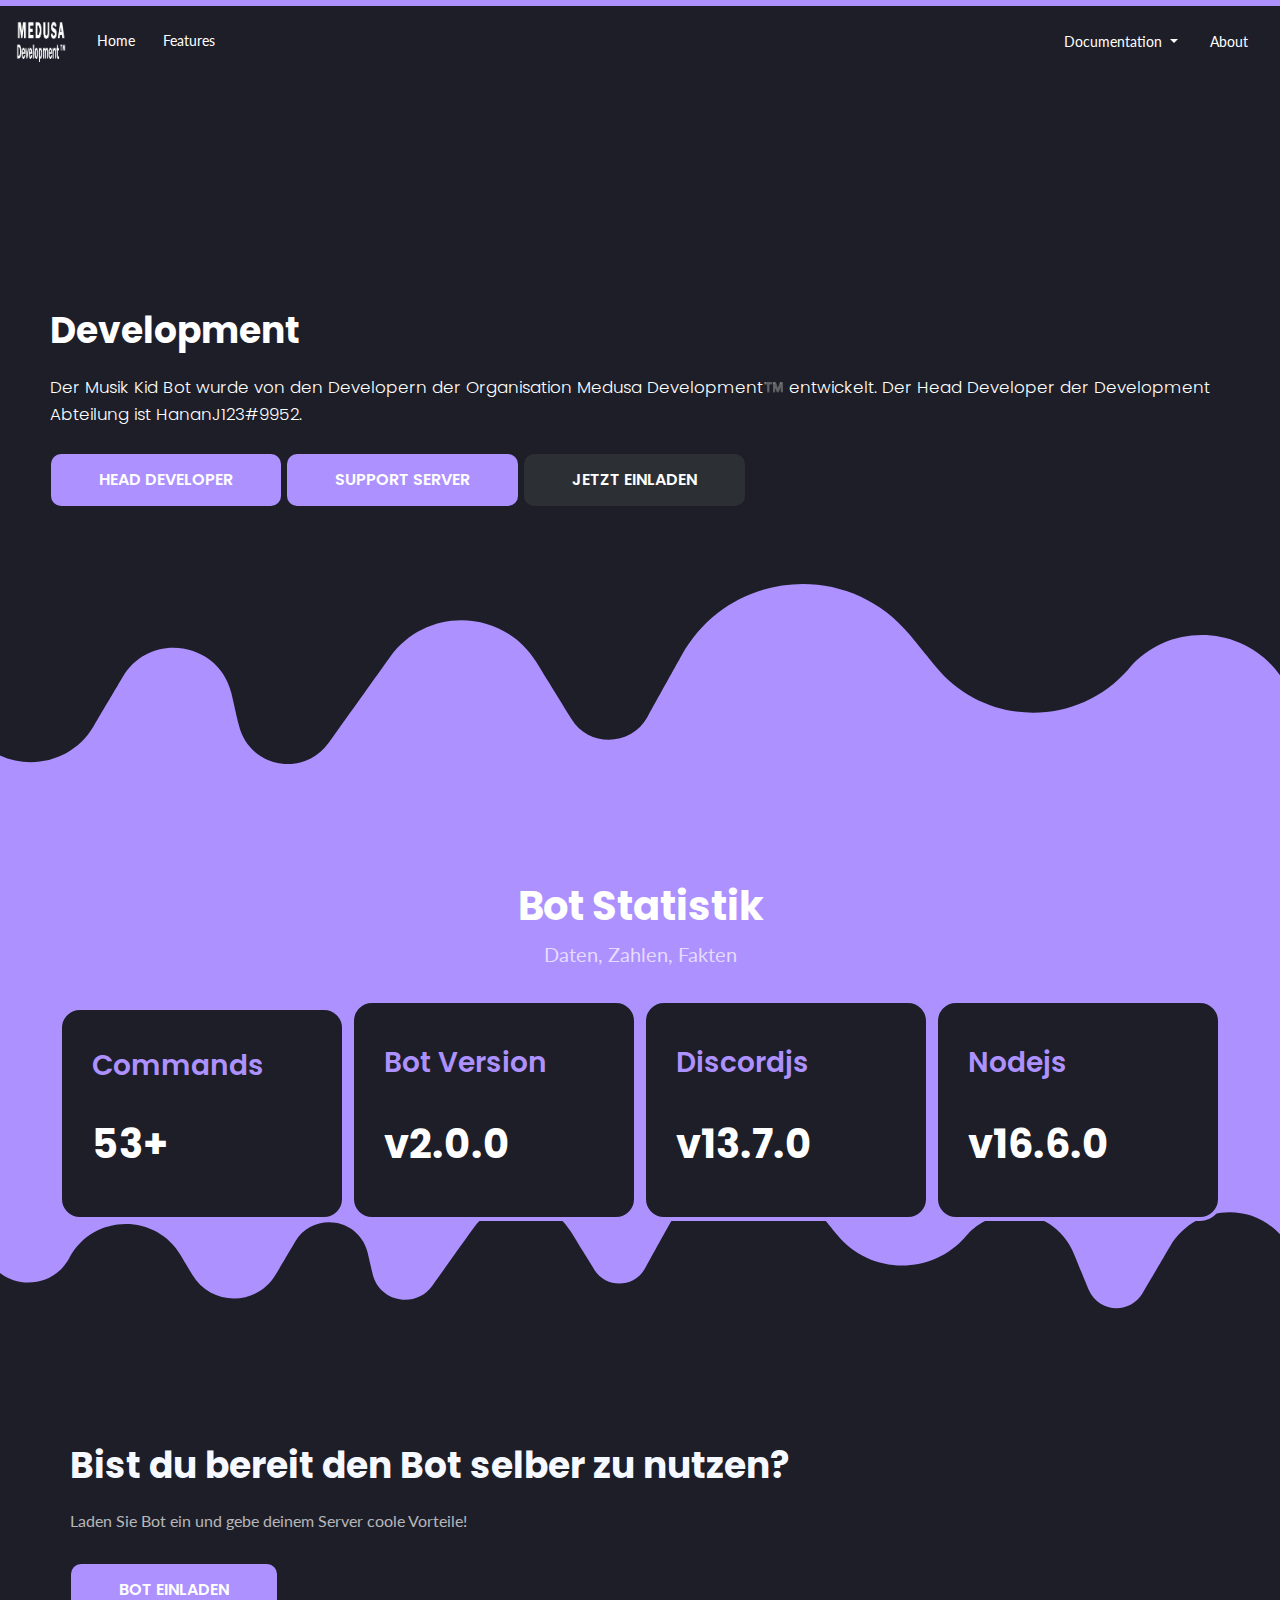
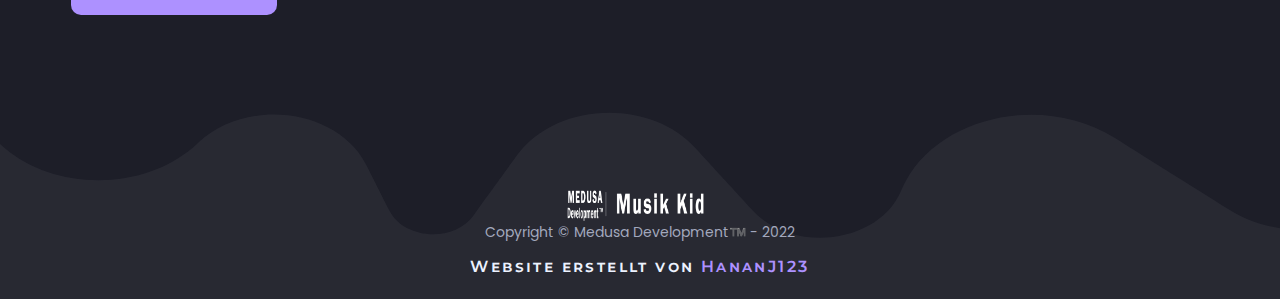
<file: development.html>
<!DOCTYPE html>
<html lang="en">
<head>
    <meta charset="UTF-8">
    <meta name="viewport" content="width=device-width, initial-scale=1, shrink-to-fit=no">
    <link rel="stylesheet" href="css/bootstrap.min.css">
    <link rel="stylesheet" href="css/main.css">
    <link rel="stylesheet" href="css/now-ui-kit.css">
    <link href="https://fonts.googleapis.com/css?family=Poppins:300,400,600,700,800,900&display=swap" rel="stylesheet">
    <link href="https://fonts.googleapis.com/css?family=Montserrat:400,600,700,800,900&display=swap" rel="stylesheet">
    <link href="https://fonts.googleapis.com/css?family=Lato:300,400,600,700,800,900&display=swap" rel="stylesheet">
    <title>Development - Musik Kid</title>
</head>
<body>
<nav class="navbar navbar-expand-lg bg-transparent">
    <button class="navbar-toggler" type="button" data-toggle="collapse" data-target="#navbarSupportedContent" aria-controls="navbarSupportedContent" aria-expanded="false" aria-label="Toggle navigation">
        <img src="assets/menuIcon.svg" width="20px" height="20px" style="max-width: none !important;">
    </button>
    <img src="assets/Medusa_Development.png" width="50" height="50">
    <div class="collapse navbar-collapse" id="navbarSupportedContent" style="margin-left: 20px !important">
        <ul class="navbar-nav mr-auto">
            <li class="nav-item active">
                <a class="nav-link" href="index.html">Home <span class="sr-only">(current)</span></a>
            </li>
            <li class="nav-item">
                <a class="nav-link" href="index.html#hero">Features</a>
            </li>
        </ul>
        <div class="nav-item dropdown">
            <a class="nav-link dropdown-toggle" href="#" id="navbarDropdown" role="button" data-toggle="dropdown" aria-haspopup="true" aria-expanded="false">
                Documentation
            </a>
            <div class="dropdown-menu" aria-labelledby="navbarDropdown">
                <a class="dropdown-item" href="commands.html">Commands</a>
                <a class="dropdown-item" href="development.html">Development</a>
                <a class="dropdown-item" href="faq.html">FAQ</a>
            </div>
        </div>
        <div class="nav-item">
            <a class="nav-link" href="about.html">About</a>
</nav>

<div class="heading">
    <h1 class="display-5 title">Development</h1>
    <p class="city">Der Musik Kid Bot wurde von den Developern der Organisation Medusa Development™️ entwickelt. Der Head Developer der Development Abteilung ist HananJ123#9952. </p>
    <a class="btn btn-primary btn-lg" href="https://www.hananj123.tech/" target="_blank" role="button">Head Developer</a>
    <a class="btn btn-primary btn-lg" href="https://discord.gg/3n8p8GFhyT" target="_blank" role="button">Support Server</a>
    <a class="btn btn-secondary btn-lg" href="https://discord.com/api/oauth2/authorize?client_id=999421691019145438&permissions=414568545345&redirect_uri=https%3A%2F%2Fdiscord.com%2Foauth2%2Fauthorize%3Fclient_id%3D999421691019145438%26scope%3Dbot%26permissions%3D277083450689&response_type=code&scope=identify%20guilds%20applications.commands%20bot" target="_blank" role="button">Jetzt einladen</a>
    <br /><br /><br /><br /><br /><br />
</div>


<section id="hero">
    <div class="features">
        <div class="title">Bot Statistik</div>
        <div class="subtitle">Daten, Zahlen, Fakten</div>
        <div class="cards">
            <div class="card" style="width: 18rem;">
            <div class="card-body">
                <h1 class="card-title">Commands</h1>
                <p class="title">53+</h1> 
            </div>
        </div>
        <div class="card" style="width: 18rem;">
            <div class="card-body">
                <h5 class="card-title">Bot Version</h5>
                <p class="title">v2.0.0</h1>                 
                </div>
        </div>
            <div class="card" style="width: 18rem;">
                <div class="card-body">
                    <h5 class="card-title">Discordjs</h5>
                    <p class="title">v13.7.0</h1>                 
                    </div>
            </div>
            <div class="card" style="width: 18rem;">
                <div class="card-body">
                    <h5 class="card-title">Nodejs</h5>
                    <p class="title">v16.6.0</h1>                 
                    </div>
            </div>

        </div>
    </div>



<div class="page_end">
    <div class="start">
        <div class="card">
            <div class="card-body gs-card">
                <div class="title">Bist du bereit den Bot selber zu nutzen?</div>
                <div class="subtitle">Laden Sie Bot ein und gebe deinem Server coole Vorteile!</div>
                <br />
                <a class="btn btn-primary btn-lg" href="https://discord.com/api/oauth2/authorize?client_id=999421691019145438&permissions=414568545345&redirect_uri=https%3A%2F%2Fdiscord.com%2Foauth2%2Fauthorize%3Fclient_id%3D999421691019145438%26scope%3Dbot%26permissions%3D277083450689&response_type=code&scope=identify%20guilds%20applications.commands%20bot" role="button">Bot einladen</a>
            </div><br />
        </div>
    </div>
    <div class="footer">
        <div class="bot-footer">
            <img src="assets/Musik_Kid.png" width="150"><br />
            Copyright © Medusa Development™️  - 2022
        </div><br/>
        <div class="nouridio">Website erstellt von <a href="https://hananj123.tech/">HananJ123</a></div>
    </di
</div>
<script src="https://code.jquery.com/jquery-3.3.1.slim.min.js" integrity="sha384-q8i/X+965DzO0rT7abK41JStQIAqVgRVzpbzo5smXKp4YfRvH+8abtTE1Pi6jizo" crossorigin="anonymous"></script>
<script src="https://cdnjs.cloudflare.com/ajax/libs/popper.js/1.14.7/umd/popper.min.js" integrity="sha384-UO2eT0CpHqdSJQ6hJty5KVphtPhzWj9WO1clHTMGa3JDZwrnQq4sF86dIHNDz0W1" crossorigin="anonymous"></script>
<script src="https://stackpath.bootstrapcdn.com/bootstrap/4.3.1/js/bootstrap.min.js" integrity="sha384-JjSmVgyd0p3pXB1rRibZUAYoIIy6OrQ6VrjIEaFf/nJGzIxFDsf4x0xIM+B07jRM" crossorigin="anonymous"></script>
<script src="js/now-ui-kit.min.js"></script>
</body>
</html>
</file>
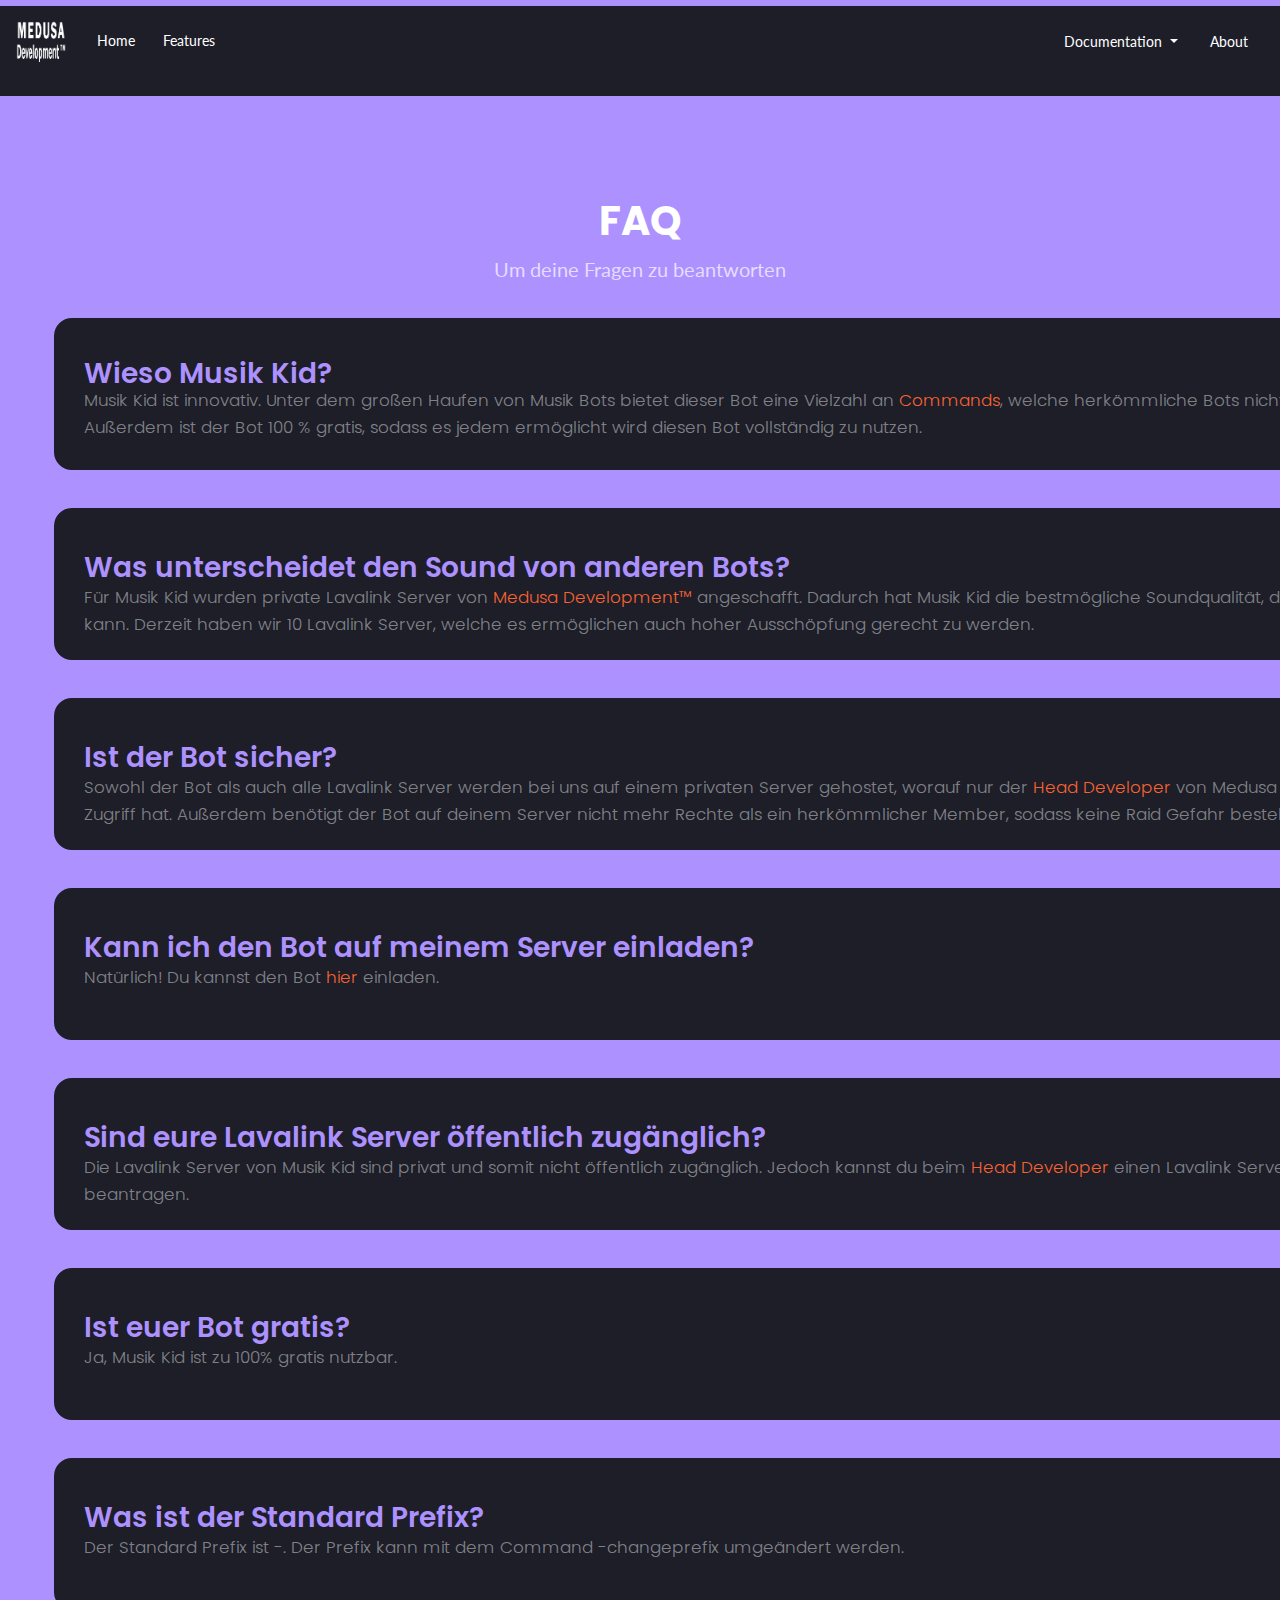
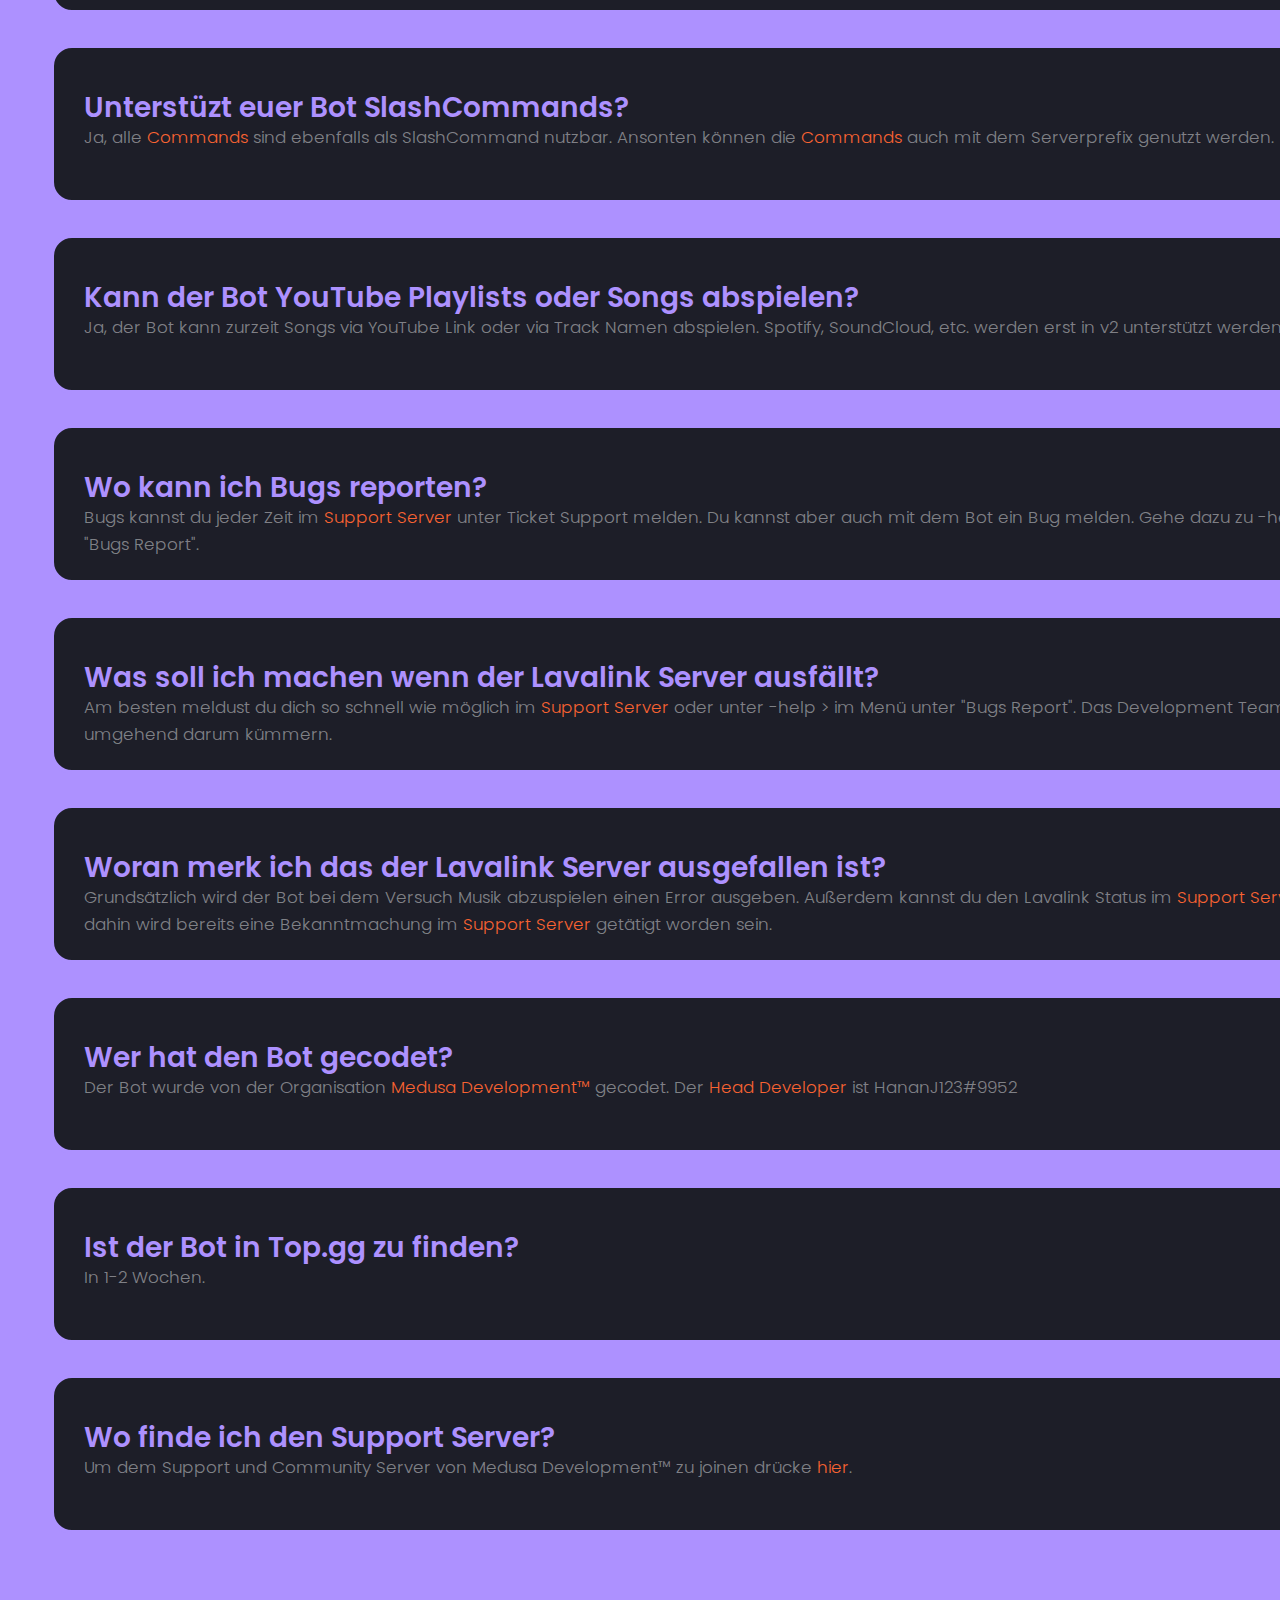
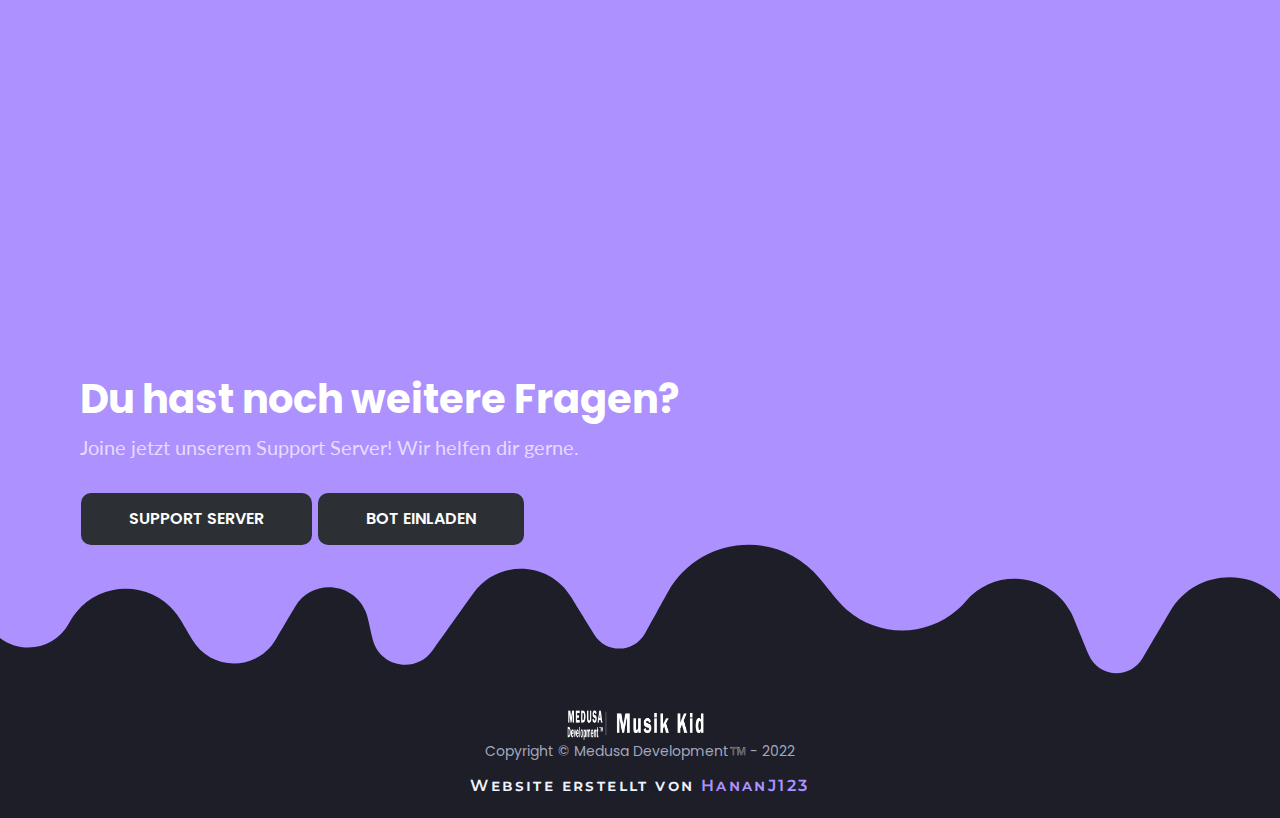
<file: faq.html>
<!DOCTYPE html>
<html lang="en">
<head>
    <meta charset="UTF-8">
    <meta name="viewport" content="width=device-width, initial-scale=1, shrink-to-fit=no">
    <link rel="stylesheet" href="css/bootstrap.min.css">
    <link rel="stylesheet" href="css/main.css">
    <link rel="stylesheet" href="css/now-ui-kit.css">
    <link href="https://fonts.googleapis.com/css?family=Poppins:300,400,600,700,800,900&display=swap" rel="stylesheet">
    <link href="https://fonts.googleapis.com/css?family=Montserrat:400,600,700,800,900&display=swap" rel="stylesheet">
    <link href="https://fonts.googleapis.com/css?family=Lato:300,400,600,700,800,900&display=swap" rel="stylesheet">
    <title>FAQ - Musik Kid</title>
</head>
<body>
<nav class="navbar navbar-expand-lg bg-transparent">
    <button class="navbar-toggler" type="button" data-toggle="collapse" data-target="#navbarSupportedContent" aria-controls="navbarSupportedContent" aria-expanded="false" aria-label="Toggle navigation">
        <img src="assets/menuIcon.svg" width="20px" height="20px" style="max-width: none !important;">
    </button>
    <img src="assets/Medusa_Development.png" width="50" height="50">
    <div class="collapse navbar-collapse" id="navbarSupportedContent" style="margin-left: 20px !important">
        <ul class="navbar-nav mr-auto">
            <li class="nav-item active">
                <a class="nav-link" href="index.html">Home <span class="sr-only">(current)</span></a>
            </li>
            <li class="nav-item">
                <a class="nav-link" href="index.html#hero">Features</a>
            </li>
        </ul>
        <div class="nav-item dropdown">
            <a class="nav-link dropdown-toggle" href="#" id="navbarDropdown" role="button" data-toggle="dropdown" aria-haspopup="true" aria-expanded="false">
                Documentation
            </a>
            <div class="dropdown-menu" aria-labelledby="navbarDropdown">
                <a class="dropdown-item" href="commands.html">Commands</a>
                <a class="dropdown-item" href="development.html">Development</a>
                <a class="dropdown-item" href="faq.html">FAQ</a>
            </div>
        </div>
        <div class="nav-item">
            <a class="nav-link" href="about.html">About</a>
        </div>
    </div>
</nav>



<section id="hero">
<div class="features">
    <div class="title">FAQ</div>
    <div class="subtitle">Um deine Fragen zu beantworten</div>
    <div class="cards">
        <div class="card" style="width: 90rem; height: 10rem;">
        <div class="card-body">
            <h1 class="card-title">Wieso Musik Kid?</h1>
            <p class="card-text">Musik Kid ist innovativ. Unter dem großen Haufen von Musik Bots bietet dieser Bot eine Vielzahl an <a href="https://www.musikkid.studio/commands.html">Commands</a>, welche herkömmliche Bots nicht unterstützen. Außerdem ist der Bot 100 % gratis, sodass es jedem ermöglicht wird diesen Bot vollständig zu nutzen.</p>
        </div>
    </div>
        <div class="card" style="width: 90rem; height: 10rem;">
            <div class="card-body">
                <h5 class="card-title">Was unterscheidet den Sound von anderen Bots?</h5>
                <p class="card-text">Für Musik Kid wurden private Lavalink Server von <a href="https://www.musikkid.studio/about.html">Medusa Development™</a> angeschafft. Dadurch hat Musik Kid die bestmögliche Soundqualität, die ein Bot bieten kann. Derzeit haben wir 10 Lavalink Server, welche es ermöglichen auch hoher Ausschöpfung gerecht zu werden. </p>
            </div>
        </div>
        <div class="card" style="width: 90rem; height: 10rem;">
            <div class="card-body">
                <h5 class="card-title">Ist der Bot sicher?</h5>
                <p class="card-text">Sowohl der Bot als auch alle Lavalink Server werden bei uns auf einem privaten Server gehostet, worauf nur der <a href="https://hananj123.tech/">Head Developer</a> von Medusa Development™ Zugriff hat. Außerdem benötigt der Bot auf deinem Server nicht mehr Rechte als ein herkömmlicher Member, sodass keine Raid Gefahr besteht.</p>
            </div>
        </div>
        <div class="card" style="width: 90rem; height: 10rem;">
            <div class="card-body">
                <h5 class="card-title">Kann ich den Bot auf meinem Server einladen?</h5>
                <p class="card-text">Natürlich! Du kannst den Bot <a href="https://discord.gg/3n8p8GFhyT">hier</a> einladen.</p>
            </div>
        </div>
        <div class="card" style="width: 90rem; height: 10rem;">
            <div class="card-body">
                <h5 class="card-title">Sind eure Lavalink Server öffentlich zugänglich?</h5>
                <p class="card-text">Die Lavalink Server von Musik Kid sind privat und somit nicht öffentlich zugänglich. Jedoch kannst du beim <a href="https://hananj123.tech/">Head Developer</a> einen Lavalink Server kostenpflichtig beantragen.</p>
            </div>
        </div>
        <div class="card" style="width: 90rem; height: 10rem;">
            <div class="card-body">
                <h5 class="card-title">Ist euer Bot gratis?</h5>
                <p class="card-text">Ja, Musik Kid ist zu 100% gratis nutzbar.</p>
            </div>
        </div>
        <div class="card" style="width: 90rem; height: 10rem;">
            <div class="card-body">
                <h5 class="card-title">Was ist der Standard Prefix?</h5>
                <p class="card-text">Der Standard Prefix ist -. Der Prefix kann mit dem Command -changeprefix umgeändert werden.</p>
            </div>
        </div>
        <div class="card" style="width: 90rem; height: 10rem;">
            <div class="card-body">
                <h5 class="card-title">Unterstüzt euer Bot SlashCommands?</h5>
                <p class="card-text">Ja, alle <a href="https://www.musikkid.studio/commands.html">Commands</a> sind ebenfalls als SlashCommand nutzbar. Ansonten können die <a href="https://www.musikkid.studio/commands.html">Commands</a> auch mit dem Serverprefix genutzt werden.</p>
            </div>
        </div>
        <div class="card" style="width: 90rem; height: 10rem;">
            <div class="card-body">
                <h5 class="card-title">Kann der Bot YouTube Playlists oder Songs abspielen?</h5>
                <p class="card-text">Ja, der Bot kann zurzeit Songs via YouTube Link oder via Track Namen abspielen. Spotify, SoundCloud, etc. werden erst in v2 unterstützt werden.</p>
            </div>
        </div>
        <div class="card" style="width: 90rem; height: 10rem;">
            <div class="card-body">
                <h5 class="card-title">Wo kann ich Bugs reporten?</h5>
                <p class="card-text">Bugs kannst du jeder Zeit im <a href="https://discord.gg/3n8p8GFhyT">Support Server</a> unter Ticket Support melden. Du kannst aber auch mit dem Bot ein Bug melden. Gehe dazu zu -help > im Menü unter "Bugs Report".</p>
            </div>
        </div>
        <div class="card" style="width: 90rem; height: 10rem;">
            <div class="card-body">
                <h5 class="card-title">Was soll ich machen wenn der Lavalink Server ausfällt?</h5>
                <p class="card-text">Am besten meldust du dich so schnell wie möglich im <a href="https://discord.gg/3n8p8GFhyT">Support Server</a> oder unter -help > im Menü unter "Bugs Report". Das Development Team wird sich dann umgehend darum kümmern.</p>
            </div>
        </div>
        <div class="card" style="width: 90rem; height: 10rem;">
            <div class="card-body">
                <h5 class="card-title">Woran merk ich das der Lavalink Server ausgefallen ist?</h5>
                <p class="card-text">Grundsätzlich wird der Bot bei dem Versuch Musik abzuspielen einen Error ausgeben. Außerdem kannst du den Lavalink Status im <a href="https://discord.gg/3n8p8GFhyT">Support Server</a> sehen. Doch bis dahin wird bereits eine Bekanntmachung im <a href="https://discord.gg/3n8p8GFhyT">Support Server</a> getätigt worden sein.</p>
            </div>
        </div>
        <div class="card" style="width: 90rem; height: 10rem;">
            <div class="card-body">
                <h5 class="card-title">Wer hat den Bot gecodet?</h5>
                <p class="card-text">Der Bot wurde von der Organisation <a href="https://www.musikkid.studio/about.html">Medusa Development™</a> gecodet. Der <a href="https://hananj123.tech/">Head Developer</a> ist HananJ123#9952</p>
            </div>
        </div>
        <div class="card" style="width: 90rem; height: 10rem;">
            <div class="card-body">
                <h5 class="card-title">Ist der Bot in Top.gg zu finden?</h5>
                <p class="card-text">In 1-2 Wochen.</p>
            </div>
        </div>
        <div class="card" style="width: 90rem; height: 10rem;">
            <div class="card-body">
                <h5 class="card-title">Wo finde ich den Support Server?</h5>
                <p class="card-text">Um dem Support und Community Server von Medusa Development™ zu joinen drücke <a href="https://discord.gg/3n8p8GFhyT">hier</a>.</p>
            </div>
        </div>
</div>


<div class="statistics">
    <div class="cards">
        <div class="card-body gs-card">
            <div  class="title">Du hast noch weitere Fragen?</div>
            <div class="subtitle">Joine jetzt unserem Support Server! Wir helfen dir gerne.</div>
            <br />
            <a class="btn btn-secondary btn-lg" href="https://discord.gg/3n8p8GFhyT1" role="button">Support Server</a>
            <a class="btn btn-secondary btn-lg" href="https://discord.com/api/oauth2/authorize?client_id=999421691019145438&permissions=414568545345&redirect_uri=https%3A%2F%2Fdiscord.com%2Foauth2%2Fauthorize%3Fclient_id%3D999421691019145438%26scope%3Dbot%26permissions%3D277083450689&response_type=code&scope=identify%20guilds%20applications.commands%20bot" role="button">Bot einladen</a>
        </div><br />
    </div>
    </div>
</div>


    <div class="footer">
        <div class="bot-footer">
            <img src="assets/Musik_Kid.png" width="150"><br />
            Copyright © Medusa Development™️  - 2022
        </div><br/>
        <div class="nouridio">Website erstellt von <a href="https://hananj123.tech/">HananJ123</a></div>
    </di
</div>
<script src="https://code.jquery.com/jquery-3.3.1.slim.min.js" integrity="sha384-q8i/X+965DzO0rT7abK41JStQIAqVgRVzpbzo5smXKp4YfRvH+8abtTE1Pi6jizo" crossorigin="anonymous"></script>
<script src="https://cdnjs.cloudflare.com/ajax/libs/popper.js/1.14.7/umd/popper.min.js" integrity="sha384-UO2eT0CpHqdSJQ6hJty5KVphtPhzWj9WO1clHTMGa3JDZwrnQq4sF86dIHNDz0W1" crossorigin="anonymous"></script>
<script src="https://stackpath.bootstrapcdn.com/bootstrap/4.3.1/js/bootstrap.min.js" integrity="sha384-JjSmVgyd0p3pXB1rRibZUAYoIIy6OrQ6VrjIEaFf/nJGzIxFDsf4x0xIM+B07jRM" crossorigin="anonymous"></script>
<script src="js/now-ui-kit.min.js"></script>
</body>
</html>
</file>
<file: css/main.css>
body {
    font-family: 'Poppins', sans-serif !important;
    background-color: #1D1E28;
    color: #fff;
    -webkit-font-smoothing: antialiased;
    -moz-osx-font-smoothing: grayscale;
    text-rendering: optimizeLegibility;
    border-top: 6px #AD91FF solid !important;
    font-size: 16px;
}

.nav-link {
     font-size: 14px !important;
     background: transparent !important;
     font-family: Lato, sans-serif !important;
     text-transform: capitalize !important;
 }
 .nav-link:hover {
     background: transparent !important;
     color: #AD91FF !important;
     font-weight: bold !important;
 }

 .login-btn {
     border: 2px solid #AD91FF !important;
     font-size: 10px !important;
 }
 .login-btn:hover {
     background: #AD91FF !important;
 }
.navbar {
    box-shadow: none !important
}

.navbar-brand {
    font-size: 25px !important
}

.navbar-toggler-icon {
    color: #fff !important
}

.btn {
    border-radius: 10px !important;
    font-size: 16px !important;
    font-weight: 600 !important;
    text-transform: uppercase !important;
}

.btn-primary {
    background-color: #AD91FF!important
}
.btn-secondary {
    background-color: #2C2F33 !important
}
.heading {
    padding: 160px 50px !important;
    color: #fff !important;
    background-image: url("../assets/wavy-purple-by-nouridio.svg") !important;
    background-position: bottom !important;
    background-size: 300% !important;
    background-repeat: no-repeat !important;
}

.title {
    line-height: 90px !important;
    margin-bottom: -2px !important;
    font-size: 36px !important
}

.subtitle {
    color: rgba(255, 255, 255, 0.685) !important;
    font-size: 16px !important;
    font-family: 'Lato', sans-serif;
}


.features {
    text-align: center !important;
    background: #AD91FF !important;
    padding: 60px 50px !important;
    background-image: url("../assets/wavy-dark-by-nouridio.svg") !important;
    background-position: bottom !important;
    background-size: 200% !important;
    background-repeat: no-repeat !important;
}
.features .title {
    font-size: 40px !important;
    color: #ffffff !important;
    line-height: 70px !important;
}

.features .subtitle {
    font-size: 20px !important;
    color: #a2a8bd;
}

.features .card-body {
    text-align: left !important;
} 

.features .card-bodys {
    text-align: middle !important;
}

.features .card-title {
    margin: 0 0 -3px !important;
}
.cards {
    margin-top: 30px !important;
}

.card {
    border-radius: 5px !important;
    box-shadow: none !important;
}

.card-title {
    font-size: 28px !important;
    font-weight: 600 !important;
    color: #AD91FF !important;
} 

.card-titles {
    font-size: 28px !important;
    font-weight: 600 !important;
    color: #ffffff !important;
}

.statistics {
    text-align: center !important;
    padding-top: 300px !important;
}

.statistics .card-body{
    padding: 0 !important;
    height: 280 !important;
    width: 332 !important;
    max-height: 280 !important;
    max-width: 332 !important;
}

.statistics .title {
    font-size: 40px !important;
    color: #ffffff !important;
    line-height: 70px !important;
}

.statistics .subtitle {
    font-size: 20px !important;
    color: #a2a8bd;
}

.card.statistic {
    background: transparent !important;
    box-shadow: none !important;
    color: #f7f7f7 !important;
}


.page_end {
    background-image: url("../assets/wavy-light-by-nouridio.svg") !important;
    background-position: bottom !important;
    background-size: 200% !important;
    background-repeat: no-repeat !important;
}
.start {
    padding: 60px 50px !important
}

.start .card {
    background: transparent !important;
    color: #f6f9ff !important;
}

.features .card {
    background: #1D1E28;
    border-radius: 22px !important;
    border: 4px solid #AD91FF;
}
.features .card-text {
color: rgba(255, 255, 255, 0.46) !important
}

.features .card-body {
    padding: 40px 40px 40px 30px !important;
}

.navbar-toggler-icon {
    color: #fff !important
}
.footer {
    text-align: center !important;
    padding: 5px 6px !important;
    color: #ecf2ff;
    padding: 30px 30px !important
}

.footer .nouridio {
    font-family: 'Montserrat' !important;
    font-style: normal !important;
    font-weight: 600 !important;
    font-size: 16px !important;
    line-height: 5px !important;
    letter-spacing: 0.15em !important;
    font-variant: small-caps !important;
}

.footer .nouridio a {
    color: #AD91FF !important;
    text-decoration: none !important;
}

.footer .bot-footer {
    text-align: center !important;
    color: #a2a8bd !important
}
</file>
